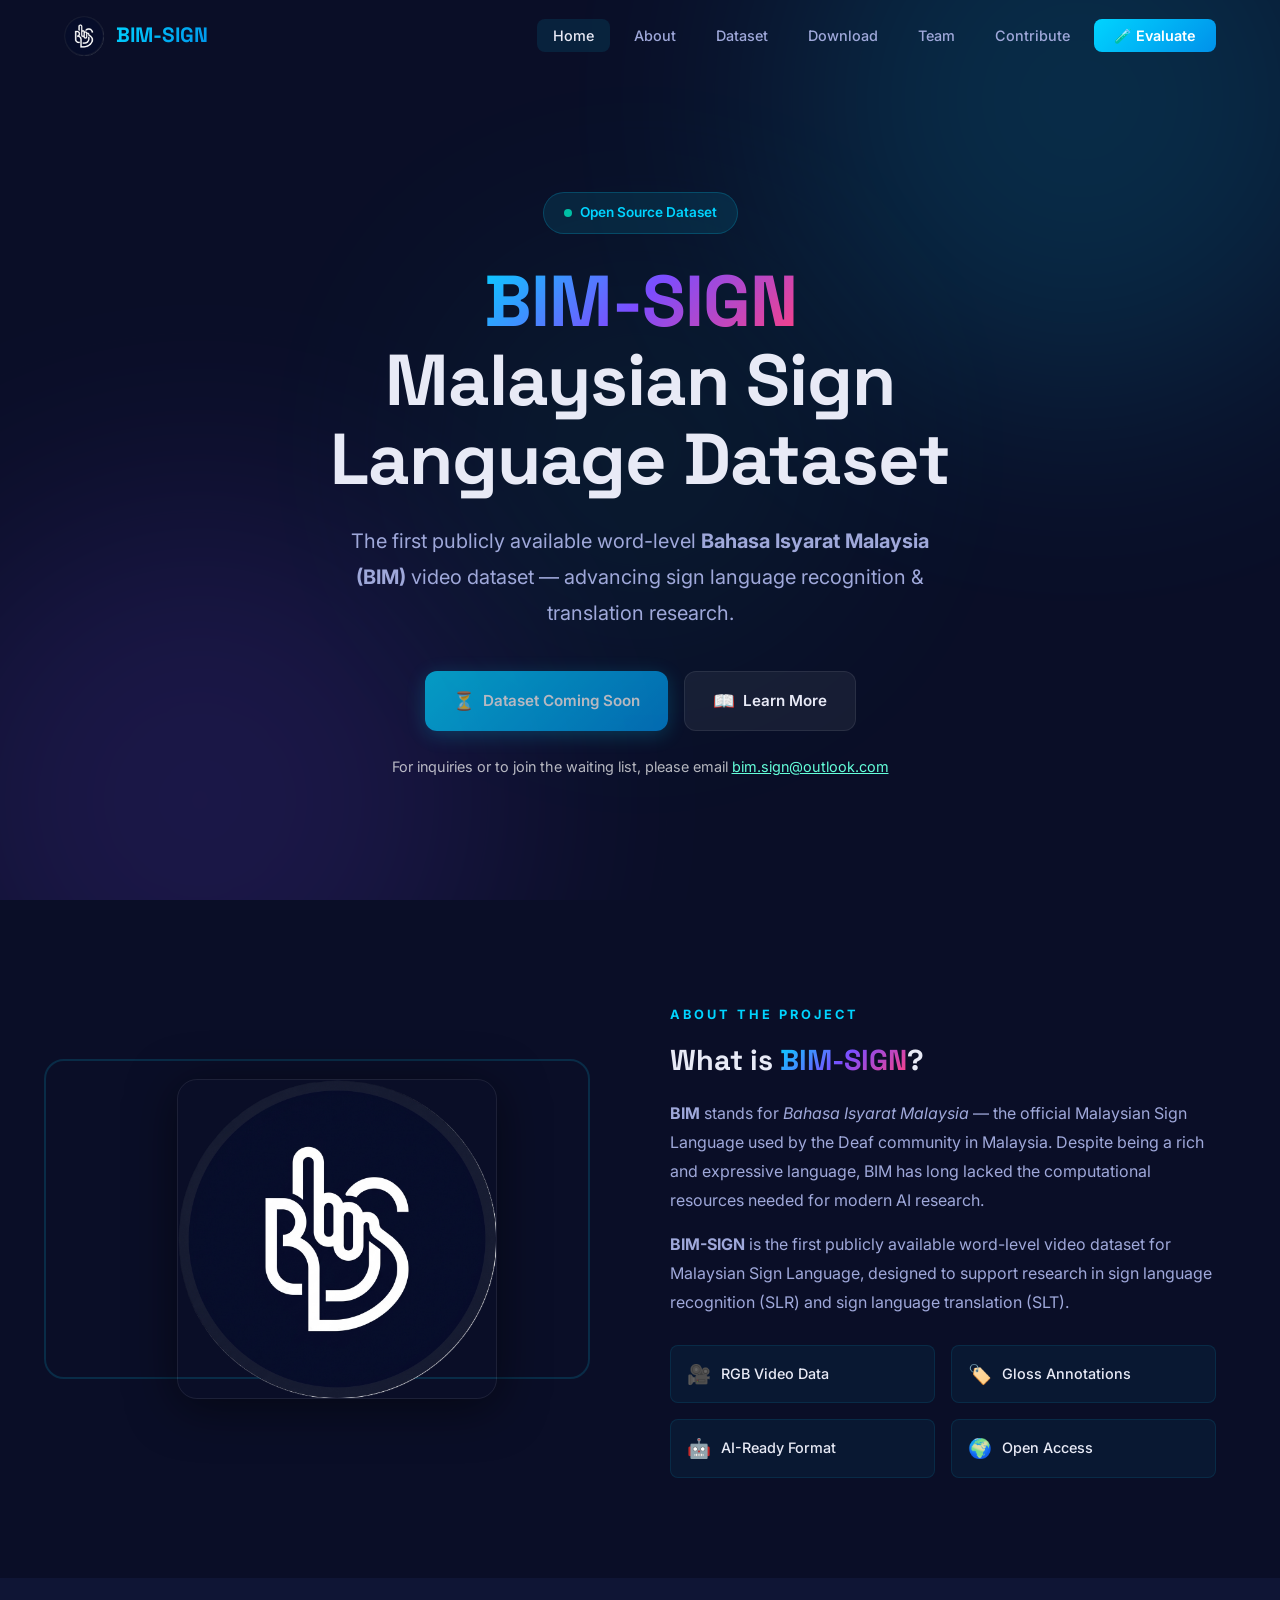
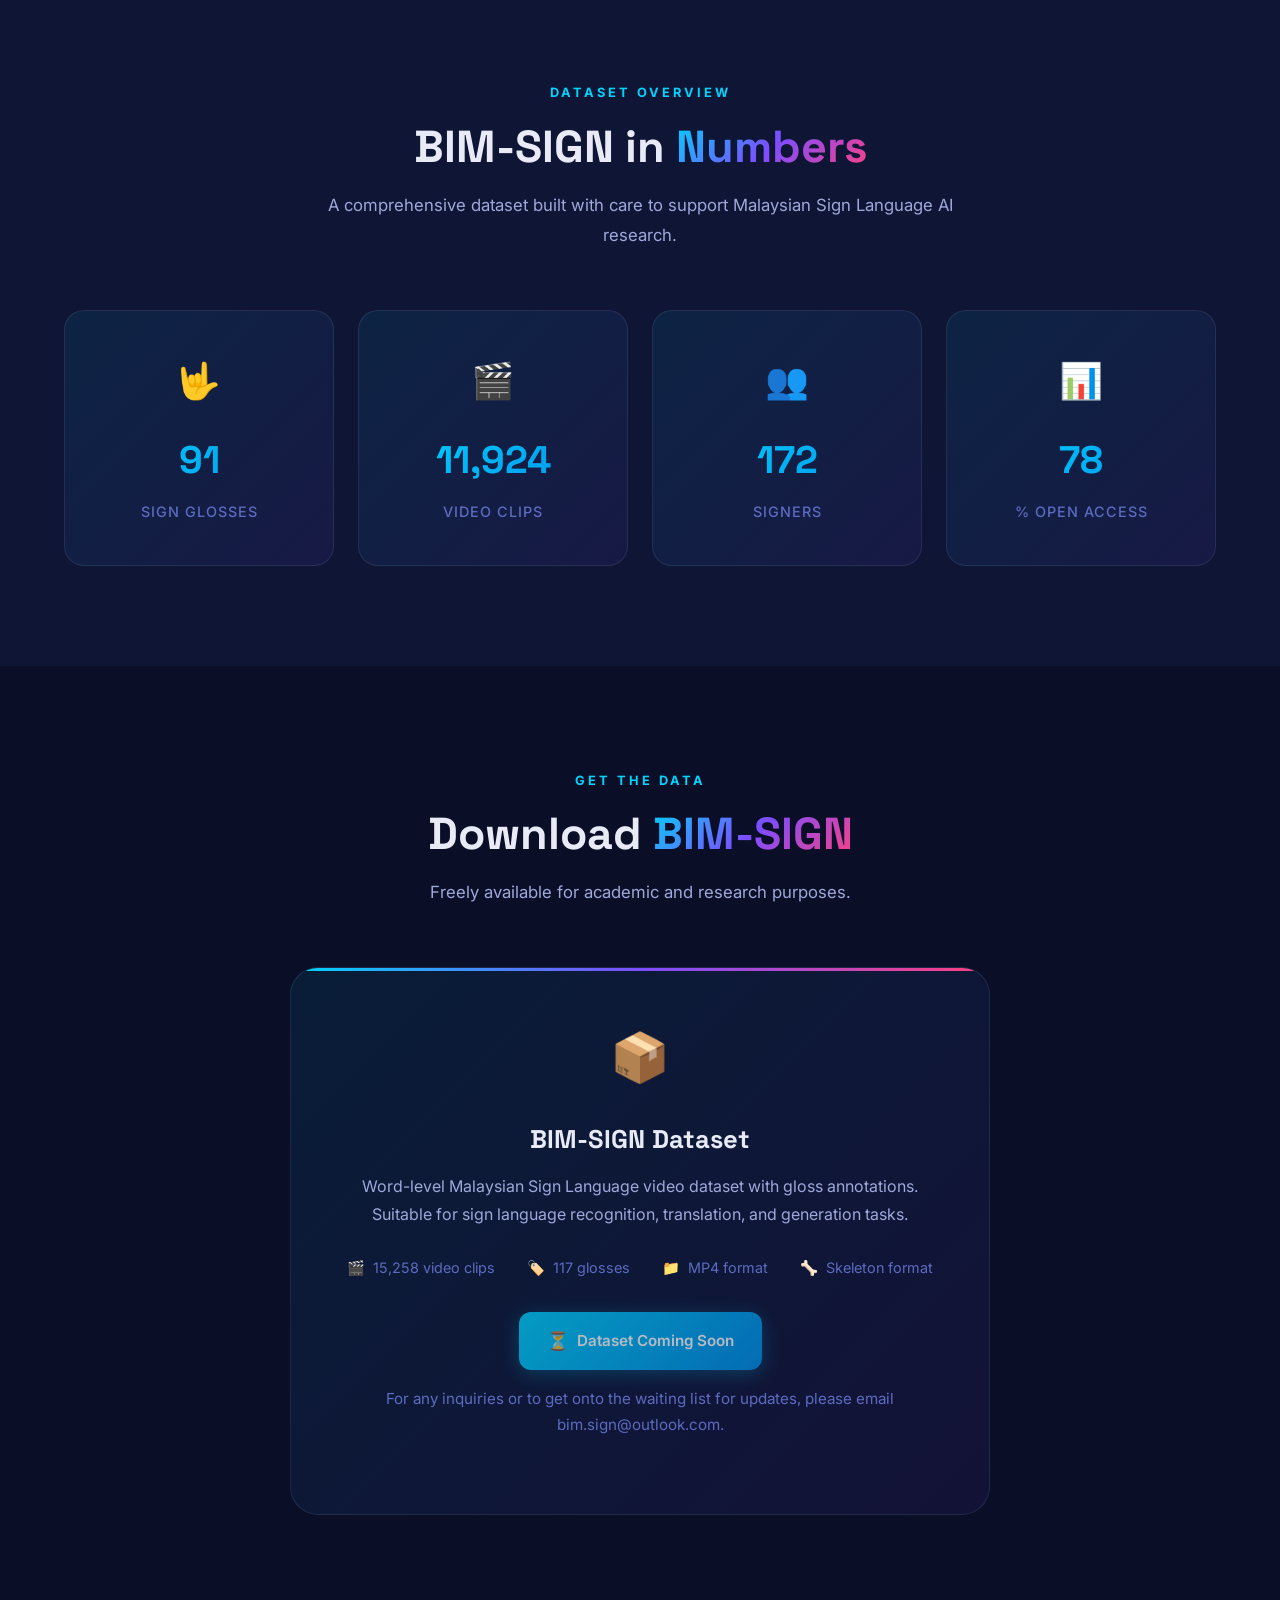
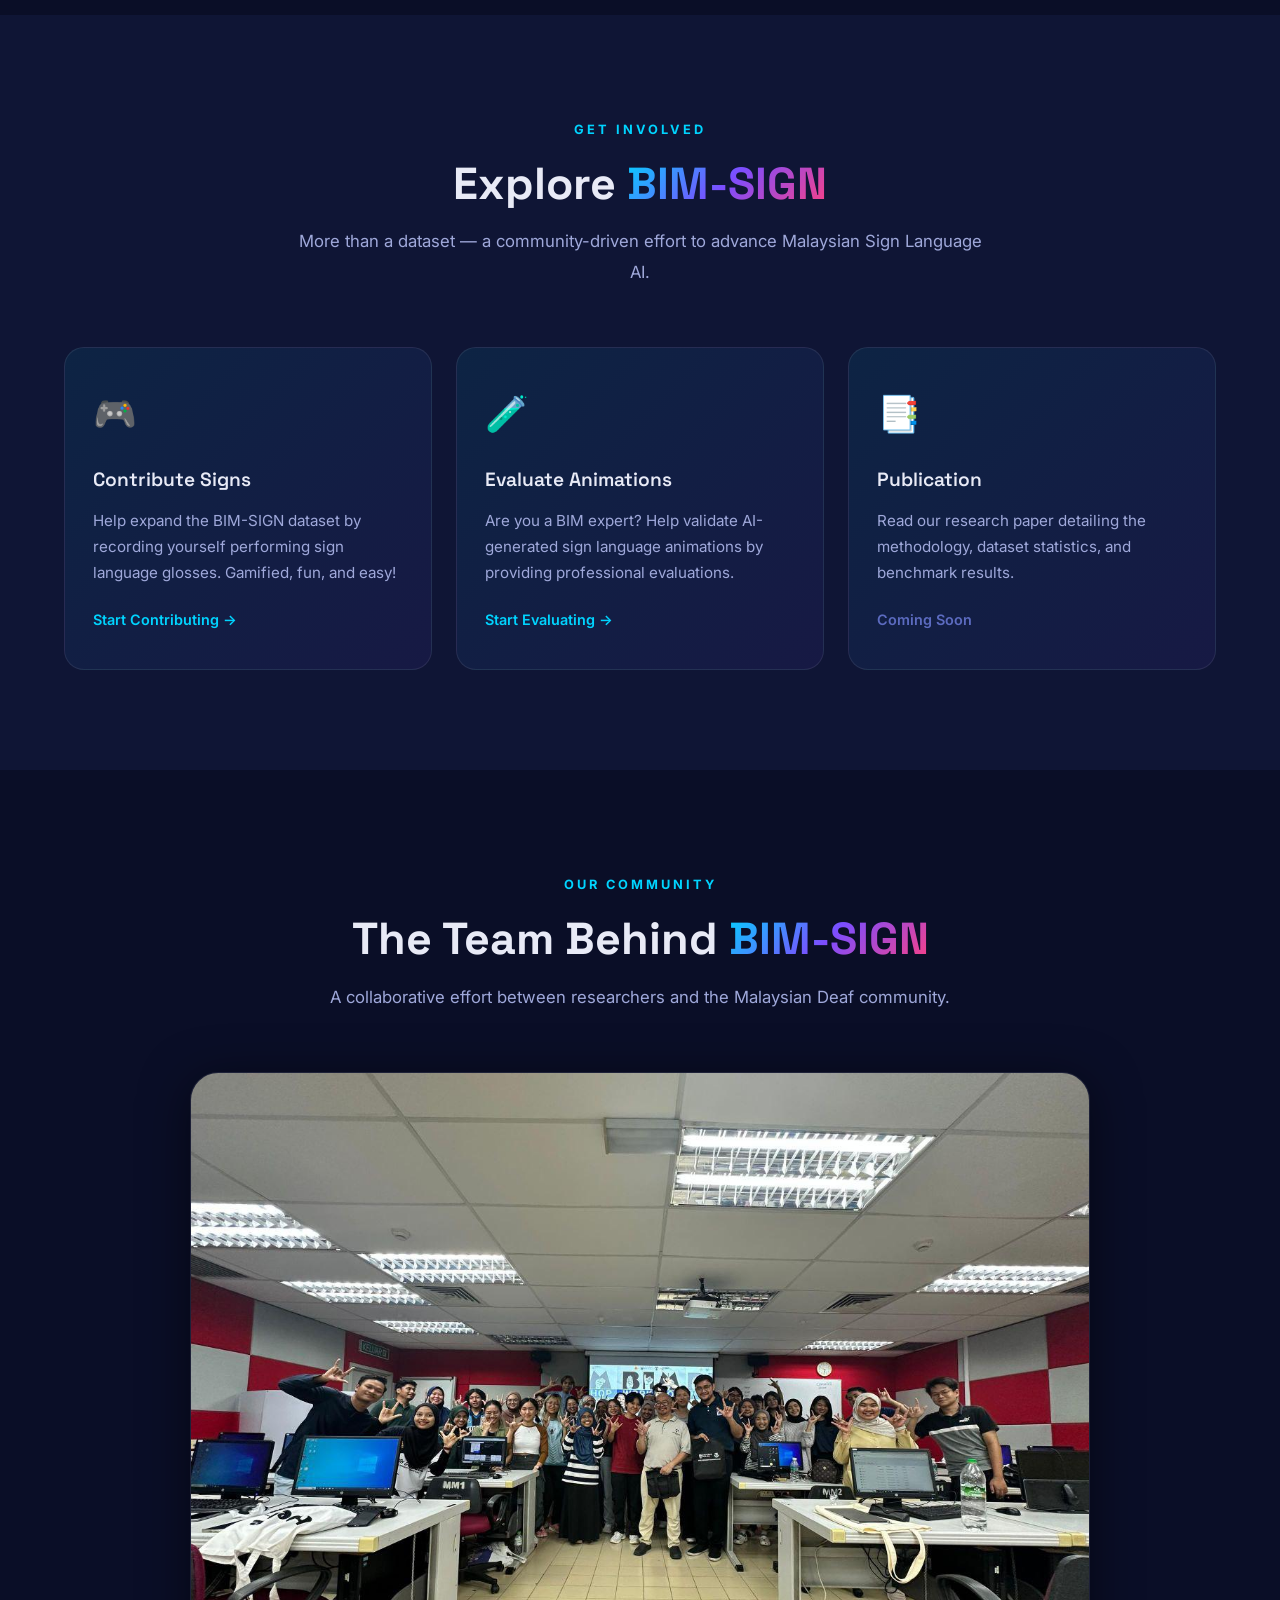
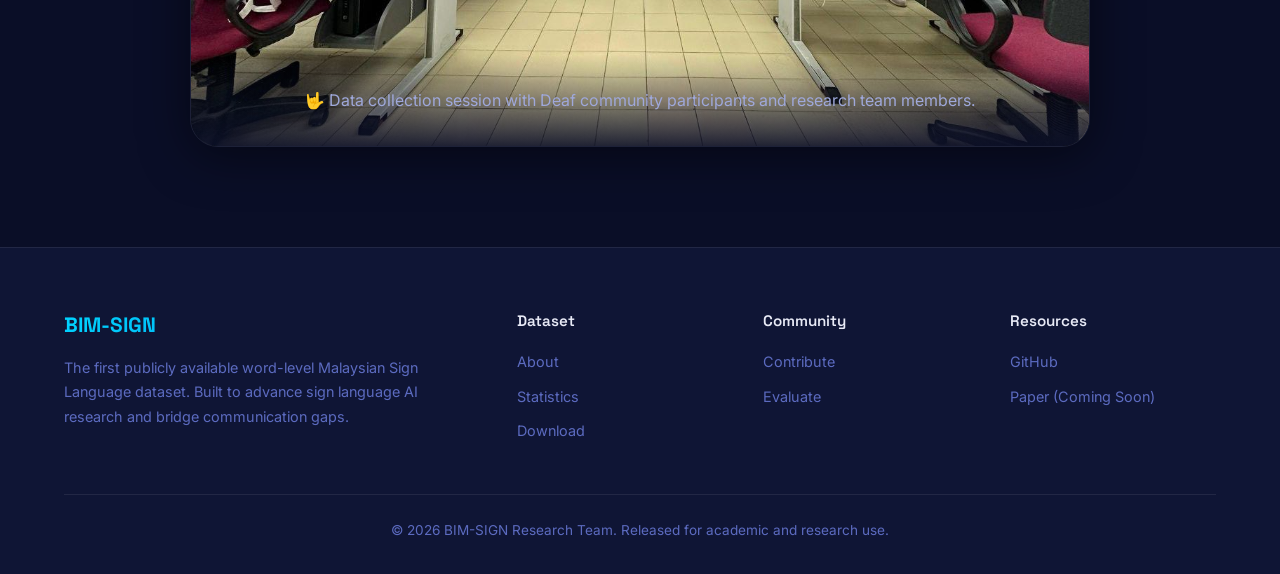
<file: index.html>
<!DOCTYPE html>
<html lang="en">
<head>
  <meta charset="UTF-8">
  <meta name="viewport" content="width=device-width, initial-scale=1.0">
  <title>BIM-SIGN — Malaysian Sign Language Dataset</title>
  <meta name="description" content="BIM-SIGN is the first publicly available word-level Malaysian Sign Language (Bahasa Isyarat Malaysia) video dataset for sign language recognition and translation research.">
  <meta name="keywords" content="Malaysian Sign Language, BIM, Bahasa Isyarat Malaysia, sign language dataset, sign language recognition, sign language translation">
  <meta name="author" content="BIM-SIGN Research Team">
  <meta name="google-site-verification" content="X6e-nW5K4kI1hY4XqFN3kYkiTyT9LEKQUtO3W7HgKi0" />

  <!-- Open Graph -->
  <meta property="og:title" content="BIM-SIGN — Malaysian Sign Language Dataset">
  <meta property="og:description" content="First publicly available word-level Malaysian Sign Language video dataset.">
  <meta property="og:type" content="website">

  <!-- Favicon -->
  <link rel="icon" href="assets/img/bim_logo.png" type="image/png">

  <!-- CSS -->
  <link rel="stylesheet" href="assets/css/style.css">
</head>
<body>
  <!-- ===========================
       Navigation
       =========================== -->
  <nav class="navbar" id="navbar">
    <div class="container">
      <a href="index.html" class="nav-logo">
        <img src="assets/img/bim_logo.png" alt="BIM Logo">
        <span>BIM-SIGN</span>
      </a>
      <ul class="nav-links" id="nav-links">
        <li><a href="#home" class="active">Home</a></li>
        <li><a href="#about">About</a></li>
        <li><a href="#stats">Dataset</a></li>
        <li><a href="#download">Download</a></li>
        <li><a href="#team">Team</a></li>
        <li><a href="contribute.html">Contribute</a></li>
        <li><a href="evaluate.html" class="nav-cta">🧪 Evaluate</a></li>
      </ul>
      <button class="nav-toggle" id="nav-toggle" aria-label="Toggle navigation">
        <span></span>
        <span></span>
        <span></span>
      </button>
    </div>
  </nav>

  <!-- ===========================
       Hero Section
       =========================== -->
  <section class="hero" id="home">
    <div class="hero-bg">
      <canvas id="particles-canvas"></canvas>
      <div class="hero-gradient hero-gradient-1"></div>
      <div class="hero-gradient hero-gradient-2"></div>
      <div class="hero-gradient hero-gradient-3"></div>
    </div>
    <div class="hero-content">
      <div class="hero-badge">
        <span class="pulse-dot"></span>
        Open Source Dataset
      </div>
      <h1 class="hero-title">
        <span class="highlight">BIM-SIGN</span><br>
        Malaysian Sign Language Dataset
      </h1>
      <p class="hero-subtitle">
        The first publicly available word-level 
        <strong>Bahasa Isyarat Malaysia (BIM)</strong> video dataset — 
        advancing sign language recognition &amp; translation research.
      </p>
      <div class="hero-buttons">
        <a href="#download" class="btn btn-primary" id="hero-download-btn" style="pointer-events: none; opacity: 0.7; cursor: not-allowed;">
          <span class="btn-icon">⏳</span> Dataset Coming Soon
        </a>
        <a href="#about" class="btn btn-secondary">
          <span class="btn-icon">📖</span> Learn More
        </a>
      </div>
      <p style="margin-top: 1.5rem; font-size: 0.9rem; color: rgba(255, 255, 255, 0.7);">
        For inquiries or to join the waiting list, please email <a href="mailto:bim.sign@outlook.com" style="color: #64ffda; text-decoration: underline;">bim.sign@outlook.com</a>
      </p>
    </div>
  </section>

  <!-- ===========================
       About Section
       =========================== -->
  <section class="section" id="about">
    <div class="container">
      <div class="about-grid">
        <div class="about-image fade-in-left">
          <img src="assets/img/bim_logo.png" alt="BIM Sign Language Logo" style="max-width: 320px; margin: 0 auto; display: block;">
        </div>
        <div class="about-text fade-in-right">
          <div class="section-label">About the Project</div>
          <h3>What is <span class="gradient-text">BIM-SIGN</span>?</h3>
          <p>
            <strong>BIM</strong> stands for <em>Bahasa Isyarat Malaysia</em> — the official Malaysian Sign Language used by the Deaf community in Malaysia. Despite being a rich and expressive language, BIM has long lacked the computational resources needed for modern AI research.
          </p>
          <p>
            <strong>BIM-SIGN</strong> is the first publicly available word-level video dataset for Malaysian Sign Language, designed to support research in sign language recognition (SLR) and sign language translation (SLT).
          </p>
          <div class="about-features">
            <div class="about-feature">
              <span class="icon">🎥</span> RGB Video Data
            </div>
            <div class="about-feature">
              <span class="icon">🏷️</span> Gloss Annotations
            </div>
            <div class="about-feature">
              <span class="icon">🤖</span> AI-Ready Format
            </div>
            <div class="about-feature">
              <span class="icon">🌍</span> Open Access
            </div>
          </div>
        </div>
      </div>
    </div>
  </section>

  <!-- ===========================
       Stats Section
       =========================== -->
  <section class="section" id="stats" style="background: var(--bg-secondary);">
    <div class="container">
      <div class="section-header fade-in">
        <div class="section-label">Dataset Overview</div>
        <h2 class="section-title">BIM-SIGN in <span class="gradient-text">Numbers</span></h2>
        <p class="section-desc">A comprehensive dataset built with care to support Malaysian Sign Language AI research.</p>
      </div>
      <div class="stats-grid">
        <div class="stat-card fade-in" style="transition-delay: 0.1s;">
          <span class="stat-icon">🤟</span>
          <div class="stat-number" data-target="117">0</div>
          <div class="stat-label">Sign Glosses</div>
        </div>
        <div class="stat-card fade-in" style="transition-delay: 0.2s;">
          <span class="stat-icon">🎬</span>
          <div class="stat-number" data-target="15258">0</div>
          <div class="stat-label">Video Clips</div>
        </div>
        <div class="stat-card fade-in" style="transition-delay: 0.3s;">
          <span class="stat-icon">👥</span>
          <div class="stat-number" data-target="220">0</div>
          <div class="stat-label">Signers</div>
        </div>
        <div class="stat-card fade-in" style="transition-delay: 0.4s;">
          <span class="stat-icon">📊</span>
          <div class="stat-number" data-target="100">0</div>
          <div class="stat-label">% Open Access</div>
        </div>
      </div>
    </div>
  </section>

  <!-- ===========================
       Download Section
       =========================== -->
  <section class="section" id="download">
    <div class="container">
      <div class="section-header fade-in">
        <div class="section-label">Get the Data</div>
        <h2 class="section-title">Download <span class="gradient-text">BIM-SIGN</span></h2>
        <p class="section-desc">Freely available for academic and research purposes.</p>
      </div>
      <div class="download-card scale-in">
        <div class="download-icon">📦</div>
        <h3>BIM-SIGN Dataset</h3>
        <p>
          Word-level Malaysian Sign Language video dataset with gloss annotations.
          Suitable for sign language recognition, translation, and generation tasks.
        </p>
        <div class="download-meta">
          <div class="download-meta-item">
            <span class="icon">🎬</span> 15,258 video clips
          </div>
          <div class="download-meta-item">
            <span class="icon">🏷️</span> 117 glosses
          </div>
          <div class="download-meta-item">
            <span class="icon">📁</span> MP4 format
          </div>
          <div class="download-meta-item">
            <span class="icon">🦴</span> Skeleton format
          </div>
        </div>
        <!-- <a href="#" class="btn btn-primary" id="download-full">
          <span class="btn-icon">📥</span> Download from Google Drive
        </a> -->
        <a href="#" class="btn btn-primary" id="download-full" style="pointer-events: none; opacity: 0.7; cursor: not-allowed;">
          <span class="btn-icon">⏳</span> Dataset Coming Soon
        </a>
        <p style="margin-top: 1rem; font-size: 0.95rem; color: var(--text-muted);">
          For any inquiries or to get onto the waiting list for updates, please email <a href="mailto:bim.sign@outlook.com" style="color: var(--primary-color); text-decoration: none;">bim.sign@outlook.com</a>.
        </p>
      </div>
    </div>
  </section>

  <!-- ===========================
       Explore Features Section
       =========================== -->
  <section class="section" id="explore" style="background: var(--bg-secondary);">
    <div class="container">
      <div class="section-header fade-in">
        <div class="section-label">Get Involved</div>
        <h2 class="section-title">Explore <span class="gradient-text">BIM-SIGN</span></h2>
        <p class="section-desc">More than a dataset — a community-driven effort to advance Malaysian Sign Language AI.</p>
      </div>
      <div class="features-grid">
        <a href="contribute.html" class="feature-card fade-in" style="transition-delay: 0.1s; text-decoration: none; color: inherit;">
          <span class="feature-icon">🎮</span>
          <h3>Contribute Signs</h3>
          <p>Help expand the BIM-SIGN dataset by recording yourself performing sign language glosses. Gamified, fun, and easy!</p>
          <span class="feature-link">Start Contributing →</span>
        </a>
        <a href="evaluate.html" class="feature-card fade-in" style="transition-delay: 0.2s; text-decoration: none; color: inherit;">
          <span class="feature-icon">🧪</span>
          <h3>Evaluate Animations</h3>
          <p>Are you a BIM expert? Help validate AI-generated sign language animations by providing professional evaluations.</p>
          <span class="feature-link">Start Evaluating →</span>
        </a>
        <div class="feature-card fade-in" style="transition-delay: 0.3s;">
          <span class="feature-icon">📑</span>
          <h3>Publication</h3>
          <p>Read our research paper detailing the methodology, dataset statistics, and benchmark results.</p>
          <span class="feature-link" style="color: var(--text-muted);">Coming Soon</span>
        </div>
      </div>
    </div>
  </section>

  <!-- ===========================
       Team Photo Section
       =========================== -->
  <section class="section" id="team">
    <div class="container">
      <div class="section-header fade-in">
        <div class="section-label">Our Community</div>
        <h2 class="section-title">The Team Behind <span class="gradient-text">BIM-SIGN</span></h2>
        <p class="section-desc">A collaborative effort between researchers and the Malaysian Deaf community.</p>
      </div>
      <div class="team-photo-wrapper scale-in">
        <img src="assets/img/bim-background.jpeg" alt="BIM-SIGN Research Team — Data collection session with Deaf community participants">
        <div class="team-photo-overlay">
          <p>🤟 Data collection session with Deaf community participants and research team members.</p>
        </div>
      </div>
    </div>
  </section>

  <!-- ===========================
       Footer
       =========================== -->
  <footer class="footer">
    <div class="container">
      <div class="footer-grid">
        <div class="footer-brand">
          <h3>BIM-SIGN</h3>
          <p>The first publicly available word-level Malaysian Sign Language dataset. Built to advance sign language AI research and bridge communication gaps.</p>
        </div>
        <div class="footer-col">
          <h4>Dataset</h4>
          <a href="#about">About</a>
          <a href="#stats">Statistics</a>
          <a href="#download">Download</a>
        </div>
        <div class="footer-col">
          <h4>Community</h4>
          <a href="contribute.html">Contribute</a>
          <a href="evaluate.html">Evaluate</a>
        </div>
        <div class="footer-col">
          <h4>Resources</h4>
          <a href="https://github.com/bim-sign" target="_blank" rel="noopener">GitHub</a>
          <a href="#">Paper (Coming Soon)</a>
        </div>
      </div>
      <div class="footer-bottom">
        <p>© 2026 BIM-SIGN Research Team. Released for academic and research use.</p>
      </div>
    </div>
  </footer>

  <!-- Scripts -->
  <script src="assets/js/main.js"></script>
</body>
</html>
</file>
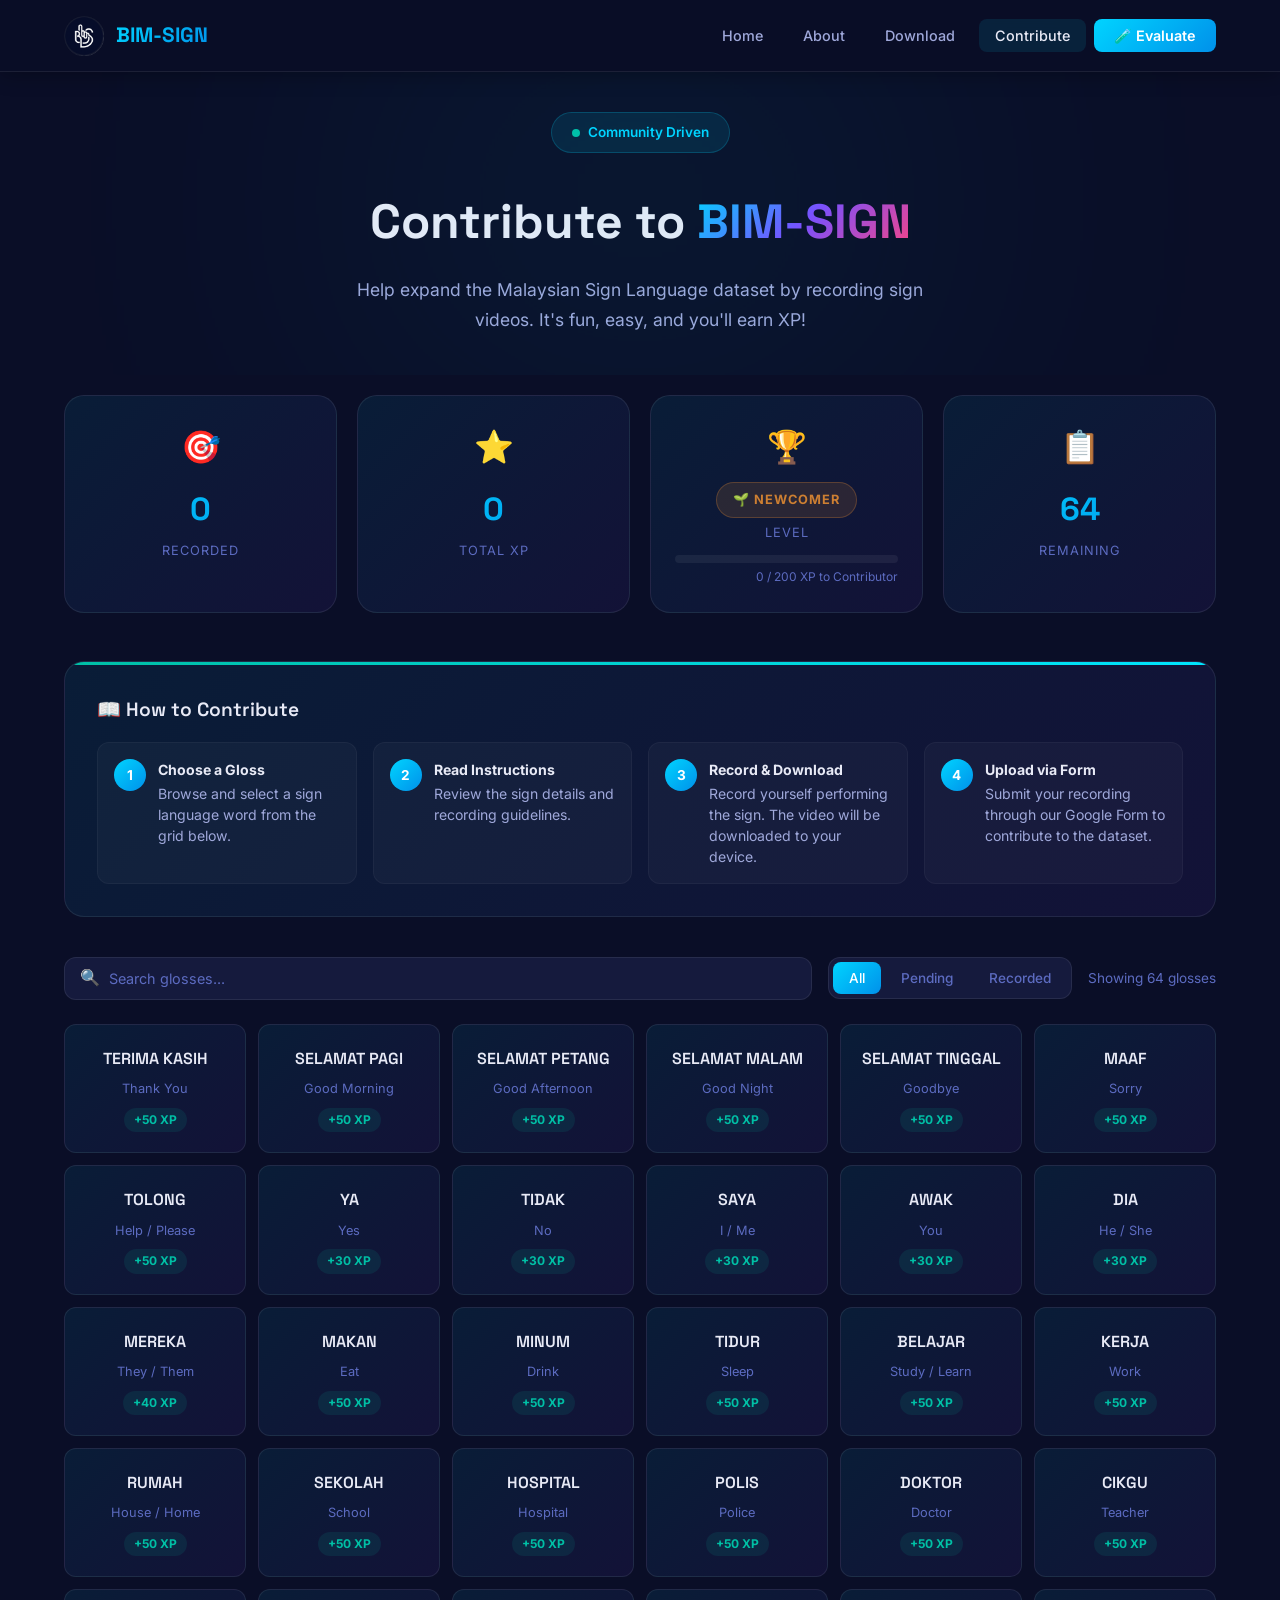
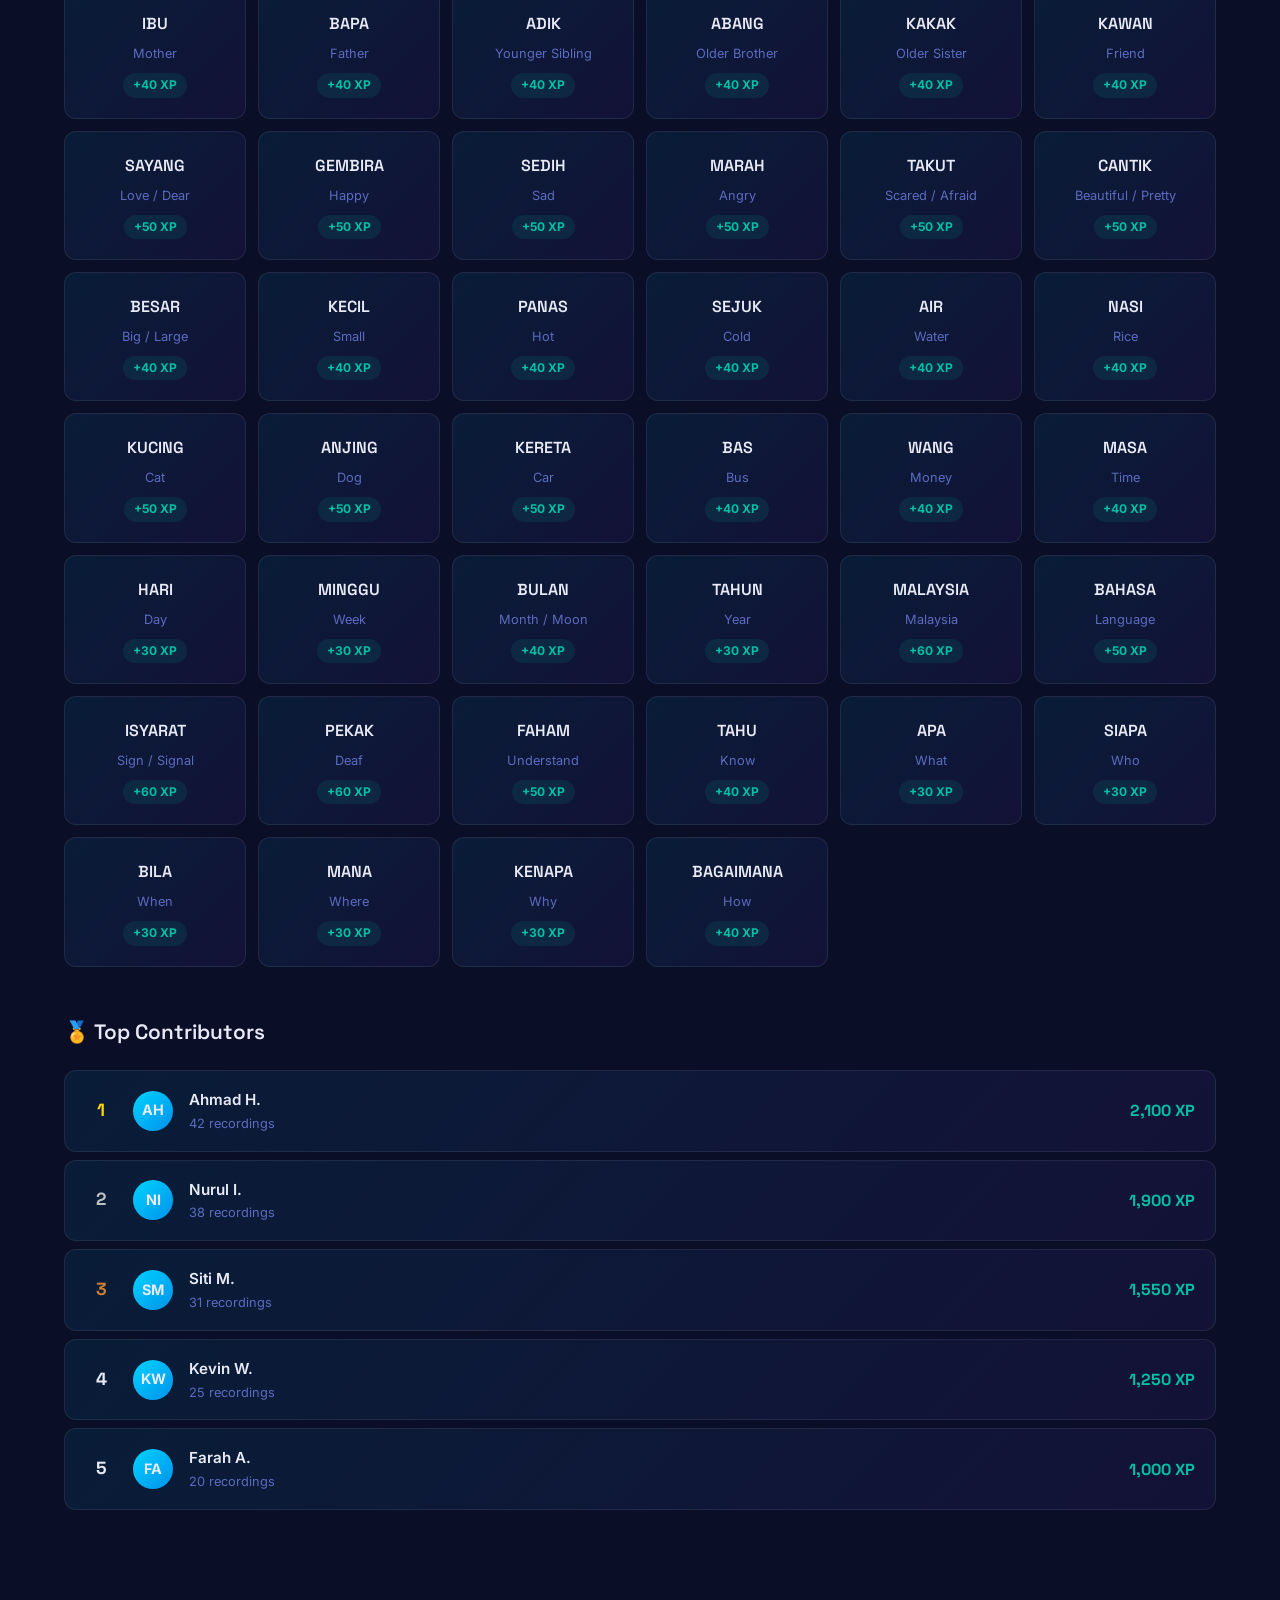
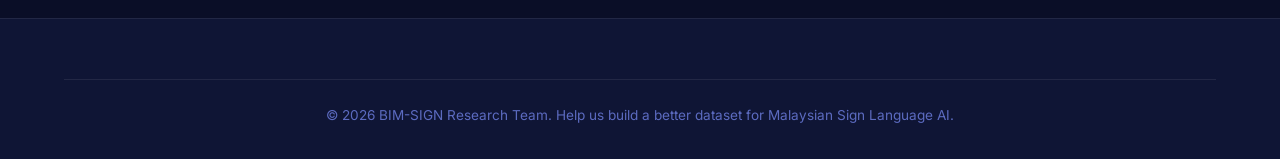
<file: contribute.html>
<!DOCTYPE html>
<html lang="en">
<head>
  <meta charset="UTF-8">
  <meta name="viewport" content="width=device-width, initial-scale=1.0">
  <title>Contribute — BIM-SIGN Dataset</title>
  <meta name="description" content="Help expand the BIM-SIGN Malaysian Sign Language dataset by recording sign language videos. Fun, gamified, and easy!">
  <link rel="icon" href="assets/img/bim_logo.png" type="image/png">
  <link rel="stylesheet" href="assets/css/style.css">
  <link rel="stylesheet" href="assets/css/contribute.css">
</head>
<body>
  <!-- Navigation -->
  <nav class="navbar scrolled" id="navbar">
    <div class="container">
      <a href="index.html" class="nav-logo">
        <img src="assets/img/bim_logo.png" alt="BIM Logo">
        <span>BIM-SIGN</span>
      </a>
      <ul class="nav-links" id="nav-links">
        <li><a href="index.html">Home</a></li>
        <li><a href="index.html#about">About</a></li>
        <li><a href="index.html#download">Download</a></li>
        <li><a href="contribute.html" class="active">Contribute</a></li>
        <li><a href="evaluate.html" class="nav-cta">🧪 Evaluate</a></li>
      </ul>
      <button class="nav-toggle" id="nav-toggle" aria-label="Toggle navigation">
        <span></span><span></span><span></span>
      </button>
    </div>
  </nav>

  <!-- Page Header -->
  <div class="page-header">
    <div class="container">
      <div class="hero-badge" style="animation: none;">
        <span class="pulse-dot"></span>
        Community Driven
      </div>
      <h1 class="page-title">Contribute to <span class="gradient-text">BIM-SIGN</span></h1>
      <p class="page-subtitle">Help expand the Malaysian Sign Language dataset by recording sign videos. It's fun, easy, and you'll earn XP!</p>
    </div>
  </div>

  <!-- Main Content -->
  <main class="section" style="padding-top: 20px;">
    <div class="container">

      <!-- Dashboard -->
      <div class="dashboard fade-in">
        <div class="dashboard-card">
          <div class="card-icon">🎯</div>
          <div class="card-value" id="dash-recorded">0</div>
          <div class="card-label">Recorded</div>
        </div>
        <div class="dashboard-card">
          <div class="card-icon">⭐</div>
          <div class="card-value" id="dash-xp">0</div>
          <div class="card-label">Total XP</div>
        </div>
        <div class="dashboard-card">
          <div class="card-icon">🏆</div>
          <div id="dash-level"></div>
          <div class="card-label">Level</div>
          <div class="xp-progress-wrapper">
            <div class="xp-progress-bar">
              <div class="xp-progress-fill" id="xp-fill" style="width: 0%"></div>
            </div>
            <div class="xp-progress-text" id="xp-text">0 / 100 XP</div>
          </div>
        </div>
        <div class="dashboard-card">
          <div class="card-icon">📋</div>
          <div class="card-value" id="dash-remaining">0</div>
          <div class="card-label">Remaining</div>
        </div>
      </div>

      <!-- Instructions -->
      <div class="instructions-banner fade-in">
        <h3>📖 How to Contribute</h3>
        <div class="instruction-steps">
          <div class="instruction-step">
            <div class="step-number">1</div>
            <div class="step-text">
              <strong>Choose a Gloss</strong>
              Browse and select a sign language word from the grid below.
            </div>
          </div>
          <div class="instruction-step">
            <div class="step-number">2</div>
            <div class="step-text">
              <strong>Read Instructions</strong>
              Review the sign details and recording guidelines.
            </div>
          </div>
          <div class="instruction-step">
            <div class="step-number">3</div>
            <div class="step-text">
              <strong>Record &amp; Download</strong>
              Record yourself performing the sign. The video will be downloaded to your device.
            </div>
          </div>
          <div class="instruction-step">
            <div class="step-number">4</div>
            <div class="step-text">
              <strong>Upload via Form</strong>
              Submit your recording through our Google Form to contribute to the dataset.
            </div>
          </div>
        </div>
      </div>

      <!-- Gloss Controls -->
      <div class="gloss-controls fade-in">
        <div class="search-input-wrapper">
          <span class="search-icon">🔍</span>
          <input type="text" class="search-input" id="gloss-search" placeholder="Search glosses...">
        </div>
        <div class="filter-tabs">
          <button class="filter-tab active" data-filter="all">All</button>
          <button class="filter-tab" data-filter="pending">Pending</button>
          <button class="filter-tab" data-filter="recorded">Recorded</button>
        </div>
        <div class="gloss-count-label" id="gloss-count">Showing 0 glosses</div>
      </div>

      <!-- Gloss Grid -->
      <div class="gloss-grid" id="gloss-grid">
        <!-- Populated by JS -->
      </div>

      <!-- Leaderboard -->
      <div class="leaderboard-section fade-in">
        <h3>🏅 Top Contributors</h3>
        <ul class="leaderboard-list" id="leaderboard-list">
          <li class="leaderboard-item">
            <div class="leaderboard-rank gold">1</div>
            <div class="leaderboard-avatar">AH</div>
            <div class="leaderboard-info">
              <div class="leaderboard-name">Ahmad H.</div>
              <div class="leaderboard-recordings">42 recordings</div>
            </div>
            <div class="leaderboard-xp">2,100 XP</div>
          </li>
          <li class="leaderboard-item">
            <div class="leaderboard-rank silver">2</div>
            <div class="leaderboard-avatar">NI</div>
            <div class="leaderboard-info">
              <div class="leaderboard-name">Nurul I.</div>
              <div class="leaderboard-recordings">38 recordings</div>
            </div>
            <div class="leaderboard-xp">1,900 XP</div>
          </li>
          <li class="leaderboard-item">
            <div class="leaderboard-rank bronze">3</div>
            <div class="leaderboard-avatar">SM</div>
            <div class="leaderboard-info">
              <div class="leaderboard-name">Siti M.</div>
              <div class="leaderboard-recordings">31 recordings</div>
            </div>
            <div class="leaderboard-xp">1,550 XP</div>
          </li>
          <li class="leaderboard-item">
            <div class="leaderboard-rank">4</div>
            <div class="leaderboard-avatar">KW</div>
            <div class="leaderboard-info">
              <div class="leaderboard-name">Kevin W.</div>
              <div class="leaderboard-recordings">25 recordings</div>
            </div>
            <div class="leaderboard-xp">1,250 XP</div>
          </li>
          <li class="leaderboard-item">
            <div class="leaderboard-rank">5</div>
            <div class="leaderboard-avatar">FA</div>
            <div class="leaderboard-info">
              <div class="leaderboard-name">Farah A.</div>
              <div class="leaderboard-recordings">20 recordings</div>
            </div>
            <div class="leaderboard-xp">1,000 XP</div>
          </li>
        </ul>
      </div>

    </div>
  </main>

  <!-- Recording Studio Modal -->
  <div class="studio-overlay" id="studio-overlay">
    <div class="studio-container">
      <!-- Header -->
      <div class="studio-header">
        <h3>🎥 Recording Studio — <span id="studio-gloss-title">Gloss</span></h3>
        <button class="studio-close" id="studio-close">✕</button>
      </div>

      <!-- Wizard Steps -->
      <div class="wizard-steps">
        <div class="wizard-step active" data-step="1">
          <div class="wizard-step-dot">1</div>
          <span class="wizard-step-label">Prepare</span>
        </div>
        <div class="wizard-connector"></div>
        <div class="wizard-step" data-step="2">
          <div class="wizard-step-dot">2</div>
          <span class="wizard-step-label">Record</span>
        </div>
        <div class="wizard-connector"></div>
        <div class="wizard-step" data-step="3">
          <div class="wizard-step-dot">3</div>
          <span class="wizard-step-label">Review</span>
        </div>
        <div class="wizard-connector"></div>
        <div class="wizard-step" data-step="4">
          <div class="wizard-step-dot">4</div>
          <span class="wizard-step-label">Submit</span>
        </div>
      </div>

      <!-- Studio Body — Steps -->
      <div class="studio-body" id="studio-body">
        <!-- Step content dynamically rendered by JS -->
      </div>

      <!-- Studio Actions -->
      <div class="studio-actions" id="studio-actions">
        <!-- Buttons dynamically rendered by JS -->
      </div>
    </div>
  </div>

  <!-- Confetti Canvas -->
  <canvas id="confetti-canvas"></canvas>

  <!-- Footer -->
  <footer class="footer">
    <div class="container">
      <div class="footer-bottom">
        <p>© 2026 BIM-SIGN Research Team. Help us build a better dataset for Malaysian Sign Language AI.</p>
      </div>
    </div>
  </footer>

  <!-- Scripts -->
  <script src="assets/js/contribute.js"></script>
</body>
</html>
</file>
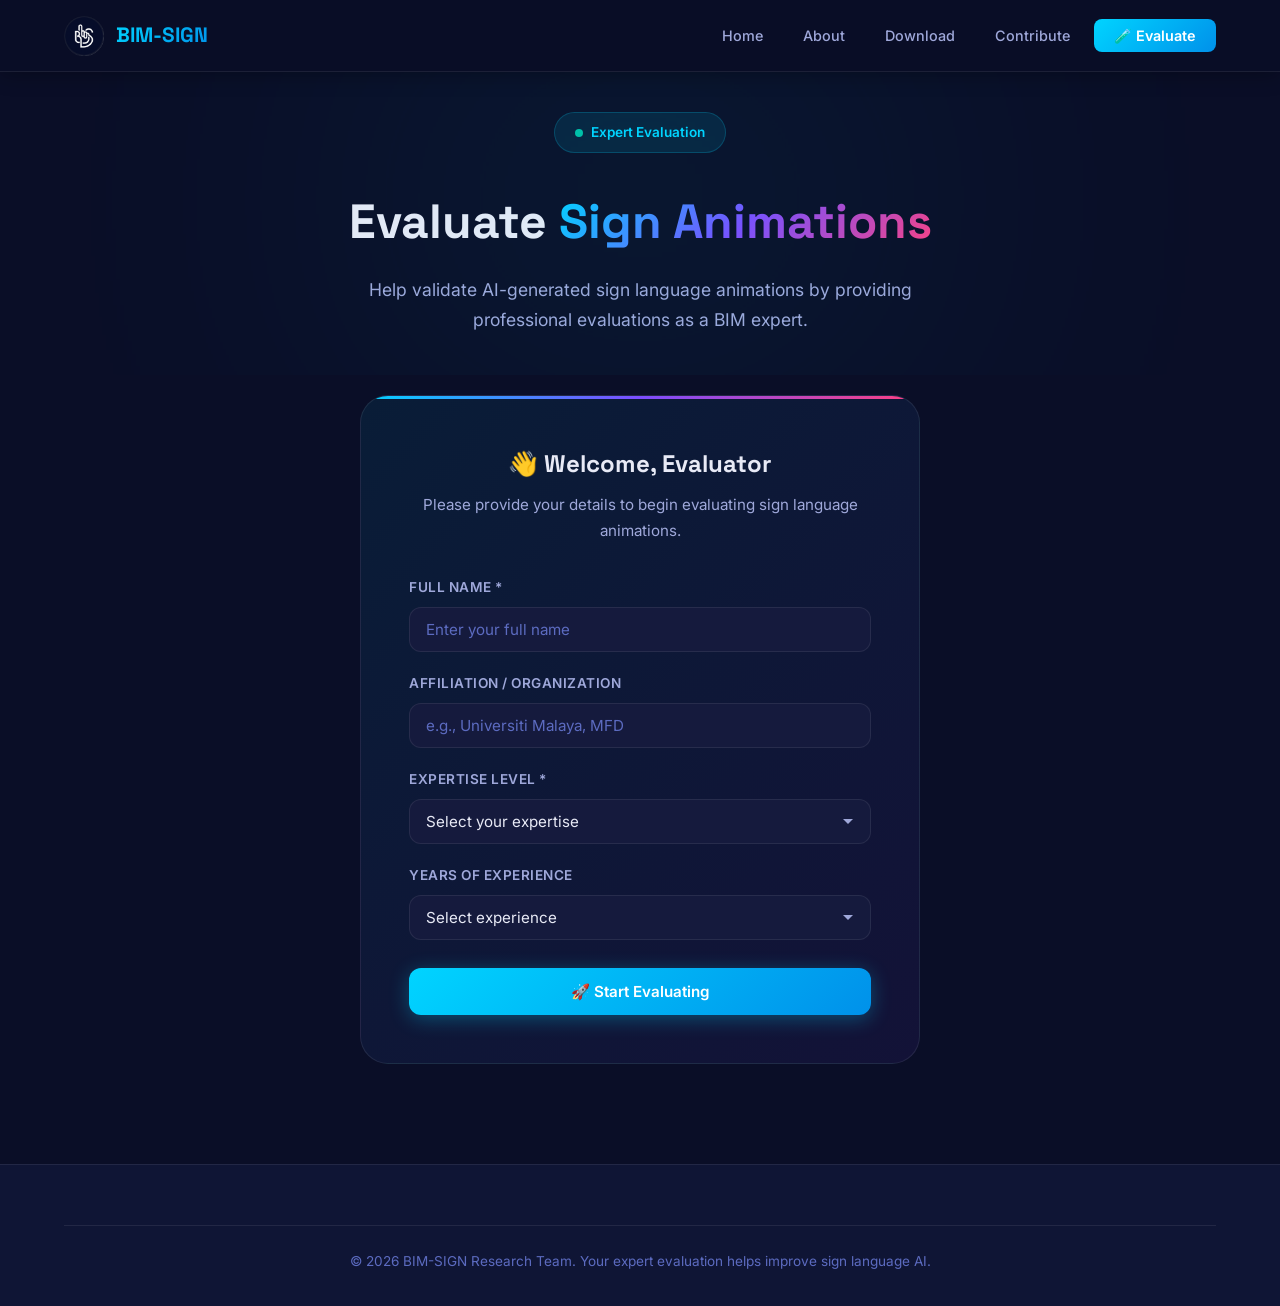
<file: evaluate.html>
<!DOCTYPE html>
<html lang="en">
<head>
  <meta charset="UTF-8">
  <meta name="viewport" content="width=device-width, initial-scale=1.0">
  <title>Evaluate — BIM-SIGN Dataset</title>
  <meta name="description" content="Professional evaluation interface for AI-generated Malaysian Sign Language animations. Help validate sign language translation quality.">
  <link rel="icon" href="assets/img/bim_logo.png" type="image/png">
  <link rel="stylesheet" href="assets/css/style.css">
  <link rel="stylesheet" href="assets/css/evaluate.css">
</head>
<body>
  <!-- Navigation -->
  <nav class="navbar scrolled" id="navbar">
    <div class="container">
      <a href="index.html" class="nav-logo">
        <img src="assets/img/bim_logo.png" alt="BIM Logo">
        <span>BIM-SIGN</span>
      </a>
      <ul class="nav-links" id="nav-links">
        <li><a href="index.html">Home</a></li>
        <li><a href="index.html#about">About</a></li>
        <li><a href="index.html#download">Download</a></li>
        <li><a href="contribute.html">Contribute</a></li>
        <li><a href="evaluate.html" class="nav-cta active">🧪 Evaluate</a></li>
      </ul>
      <button class="nav-toggle" id="nav-toggle" aria-label="Toggle navigation">
        <span></span><span></span><span></span>
      </button>
    </div>
  </nav>

  <!-- Page Header -->
  <div class="page-header">
    <div class="container">
      <div class="hero-badge" style="animation: none;">
        <span class="pulse-dot"></span>
        Expert Evaluation
      </div>
      <h1 class="page-title">Evaluate <span class="gradient-text">Sign Animations</span></h1>
      <p class="page-subtitle">Help validate AI-generated sign language animations by providing professional evaluations as a BIM expert.</p>
    </div>
  </div>

  <!-- Main Content -->
  <main class="section" style="padding-top: 20px;">
    <div class="container">

      <!-- Setup Form (shown first time) -->
      <div id="setup-section" style="display: none;">
        <div class="setup-form fade-in">
          <h3>👋 Welcome, Evaluator</h3>
          <p class="form-subtitle">Please provide your details to begin evaluating sign language animations.</p>
          <form id="evaluator-form">
            <div class="form-group">
              <label for="eval-name">Full Name *</label>
              <input type="text" id="eval-name" placeholder="Enter your full name" required>
            </div>
            <div class="form-group">
              <label for="eval-affiliation">Affiliation / Organization</label>
              <input type="text" id="eval-affiliation" placeholder="e.g., Universiti Malaya, MFD">
            </div>
            <div class="form-group">
              <label for="eval-expertise">Expertise Level *</label>
              <select id="eval-expertise" required>
                <option value="">Select your expertise</option>
                <option value="native">Native BIM Signer (Deaf Community)</option>
                <option value="interpreter">Certified BIM Interpreter</option>
                <option value="educator">Sign Language Educator</option>
                <option value="researcher">SL Researcher</option>
                <option value="learner">BIM Learner (Intermediate+)</option>
              </select>
            </div>
            <div class="form-group">
              <label for="eval-years">Years of Experience</label>
              <select id="eval-years">
                <option value="">Select experience</option>
                <option value="1-3">1–3 years</option>
                <option value="3-5">3–5 years</option>
                <option value="5-10">5–10 years</option>
                <option value="10+">10+ years</option>
              </select>
            </div>
            <button type="submit" class="btn btn-primary" style="width: 100%; justify-content: center; margin-top: 8px;">
              🚀 Start Evaluating
            </button>
          </form>
        </div>
      </div>

      <!-- Evaluation Dashboard (shown after setup) -->
      <div id="eval-dashboard" style="display: none;">

        <!-- Evaluator Bar -->
        <div class="evaluator-bar fade-in" id="evaluator-bar">
          <div class="evaluator-info">
            <div class="evaluator-avatar" id="eval-avatar">?</div>
            <div class="evaluator-details">
              <h4 id="eval-display-name">Evaluator</h4>
              <p id="eval-display-expertise">Expert</p>
            </div>
          </div>
          <div class="evaluator-stats">
            <div class="eval-stat">
              <div class="stat-val" id="stat-evaluated">0</div>
              <div class="stat-lbl">Evaluated</div>
            </div>
            <div class="eval-stat">
              <div class="stat-val" id="stat-approved">0</div>
              <div class="stat-lbl">Approved</div>
            </div>
            <div class="eval-stat">
              <div class="stat-val" id="stat-rejected">0</div>
              <div class="stat-lbl">Rejected</div>
            </div>
            <div class="eval-stat">
              <div class="stat-val" id="stat-remaining">0</div>
              <div class="stat-lbl">Remaining</div>
            </div>
          </div>
        </div>

        <!-- Tabs -->
        <div class="eval-tabs fade-in">
          <button class="eval-tab active" data-filter="pending">
            Pending <span class="tab-count" id="tab-pending-count">0</span>
          </button>
          <button class="eval-tab" data-filter="approved">
            Approved <span class="tab-count" id="tab-approved-count">0</span>
          </button>
          <button class="eval-tab" data-filter="needs-work">
            Needs Work <span class="tab-count" id="tab-needs-count">0</span>
          </button>
          <button class="eval-tab" data-filter="rejected">
            Rejected <span class="tab-count" id="tab-rejected-count">0</span>
          </button>
        </div>

        <!-- Queue Grid -->
        <div class="eval-queue fade-in" id="eval-queue">
          <!-- Populated by JS -->
        </div>

        <!-- Export -->
        <div class="export-section fade-in">
          <div class="export-info">
            <h4>📊 Export Results</h4>
            <p>Download your evaluation results for analysis and reporting.</p>
          </div>
          <div class="export-buttons">
            <button class="btn btn-secondary" id="export-csv">📄 Export CSV</button>
            <button class="btn btn-secondary" id="export-json">📋 Export JSON</button>
          </div>
        </div>

      </div>

    </div>
  </main>

  <!-- Evaluation Workspace Modal -->
  <div class="eval-workspace-overlay" id="eval-workspace-overlay">
    <div class="eval-workspace" id="eval-workspace">
      <!-- Workspace Header -->
      <div class="ws-header">
        <h3>🧪 Evaluation — <span id="ws-gloss-title">Gloss</span></h3>
        <button class="ws-close" id="ws-close">✕</button>
      </div>

      <!-- Video Comparison -->
      <div class="video-comparison">
        <div class="video-panel">
          <div class="video-panel-header">
            👤 Reference (Human Signer)
          </div>
          <div class="video-placeholder" id="ref-video-area">
            <span class="placeholder-icon">👤</span>
            <span>Reference video</span>
            <span style="font-size: 0.8rem; color: var(--text-muted);">(Sample placeholder)</span>
          </div>
        </div>
        <div class="video-panel">
          <div class="video-panel-header">
            🤖 Generated (AI Animation)
          </div>
          <div class="video-placeholder" id="gen-video-area">
            <span class="placeholder-icon">🤖</span>
            <span>Generated animation</span>
            <span style="font-size: 0.8rem; color: var(--text-muted);">(Sample placeholder)</span>
          </div>
        </div>
      </div>

      <!-- Playback Controls -->
      <div class="playback-controls">
        <button class="playback-btn" id="pb-play" title="Play / Pause">▶</button>
        <button class="playback-btn" id="pb-restart" title="Restart">⟲</button>
        <button class="playback-btn" id="pb-loop" title="Toggle Loop">🔁</button>
        <span class="speed-label">Speed:</span>
        <button class="playback-btn" id="pb-slow" title="0.5x Speed">½×</button>
        <button class="playback-btn active" id="pb-normal" title="1x Speed">1×</button>
        <button class="playback-btn" id="pb-fast" title="1.5x Speed">1½×</button>
      </div>

      <!-- Rating Form -->
      <div class="rating-section">
        <h4>📝 Evaluation Rubric</h4>
        <div class="rating-grid">
          <div class="rating-item">
            <label>
              Sign Accuracy
              <span class="rating-value" id="val-accuracy">3</span>/5
            </label>
            <input type="range" class="rating-slider" id="rating-accuracy" min="1" max="5" value="3">
            <div class="rating-scale">
              <span>Very Inaccurate</span>
              <span>Perfect</span>
            </div>
          </div>
          <div class="rating-item">
            <label>
              Fluency / Naturalness
              <span class="rating-value" id="val-fluency">3</span>/5
            </label>
            <input type="range" class="rating-slider" id="rating-fluency" min="1" max="5" value="3">
            <div class="rating-scale">
              <span>Very Unnatural</span>
              <span>Very Natural</span>
            </div>
          </div>
          <div class="rating-item">
            <label>
              Comprehensibility
              <span class="rating-value" id="val-comprehension">3</span>/5
            </label>
            <input type="range" class="rating-slider" id="rating-comprehension" min="1" max="5" value="3">
            <div class="rating-scale">
              <span>Not Understandable</span>
              <span>Perfectly Clear</span>
            </div>
          </div>
          <div class="rating-item">
            <label>
              Overall Quality
              <span class="rating-value" id="val-overall">3</span>/5
            </label>
            <input type="range" class="rating-slider" id="rating-overall" min="1" max="5" value="3">
            <div class="rating-scale">
              <span>Very Poor</span>
              <span>Excellent</span>
            </div>
          </div>
        </div>

        <!-- Comment -->
        <div class="comment-group">
          <label>💬 Additional Comments (optional)</label>
          <textarea id="eval-comment" placeholder="Describe any specific issues, suggestions for improvement, or positive aspects of this animation..."></textarea>
        </div>
      </div>

      <!-- Actions -->
      <div class="eval-actions">
        <div class="eval-actions-left">
          <button class="btn btn-ghost" id="ws-cancel">Cancel</button>
        </div>
        <div class="eval-actions-right">
          <button class="btn btn-reject" id="ws-reject">✕ Reject</button>
          <button class="btn btn-improve" id="ws-improve">⚠ Needs Work</button>
          <button class="btn btn-approve" id="ws-approve">✓ Approve</button>
        </div>
      </div>
    </div>
  </div>

  <!-- Footer -->
  <footer class="footer">
    <div class="container">
      <div class="footer-bottom">
        <p>© 2026 BIM-SIGN Research Team. Your expert evaluation helps improve sign language AI.</p>
      </div>
    </div>
  </footer>

  <!-- Scripts -->
  <script src="assets/js/evaluate.js"></script>
</body>
</html>
</file>
<file: assets/css/style.css>
/* ===========================
   BIM-SIGN Design System
   Premium Dark Mode Theme
   =========================== */

/* Google Fonts */
@import url('https://fonts.googleapis.com/css2?family=Inter:wght@300;400;500;600;700;800;900&family=Space+Grotesk:wght@400;500;600;700&display=swap');

/* CSS Custom Properties */
:root {
  /* Colors */
  --bg-primary: #0a0e27;
  --bg-secondary: #0f1535;
  --bg-tertiary: #151a3d;
  --bg-card: rgba(15, 21, 53, 0.7);
  --bg-glass: rgba(15, 21, 53, 0.5);

  --text-primary: #e8eaf6;
  --text-secondary: #9fa8da;
  --text-muted: #5c6bc0;

  --accent-blue: #00d4ff;
  --accent-teal: #00bfa5;
  --accent-purple: #7c4dff;
  --accent-pink: #ff4081;

  --gradient-main: linear-gradient(135deg, #00d4ff 0%, #7c4dff 50%, #ff4081 100%);
  --gradient-blue: linear-gradient(135deg, #00d4ff 0%, #0091ea 100%);
  --gradient-teal: linear-gradient(135deg, #00bfa5 0%, #00e5ff 100%);
  --gradient-card: linear-gradient(135deg, rgba(0, 212, 255, 0.08) 0%, rgba(124, 77, 255, 0.08) 100%);

  --border-glass: rgba(255, 255, 255, 0.08);
  --border-glow: rgba(0, 212, 255, 0.3);

  --shadow-sm: 0 2px 8px rgba(0, 0, 0, 0.3);
  --shadow-md: 0 4px 24px rgba(0, 0, 0, 0.4);
  --shadow-lg: 0 8px 48px rgba(0, 0, 0, 0.5);
  --shadow-glow: 0 0 30px rgba(0, 212, 255, 0.15);

  /* Typography */
  --font-heading: 'Space Grotesk', sans-serif;
  --font-body: 'Inter', sans-serif;

  /* Spacing */
  --section-padding: 100px 0;
  --container-width: 1200px;
  --nav-height: 72px;

  /* Transitions */
  --ease-out: cubic-bezier(0.16, 1, 0.3, 1);
  --transition-fast: 0.2s var(--ease-out);
  --transition-med: 0.4s var(--ease-out);
  --transition-slow: 0.6s var(--ease-out);

  /* Border Radius */
  --radius-sm: 8px;
  --radius-md: 12px;
  --radius-lg: 20px;
  --radius-xl: 28px;
}

/* Reset */
*,
*::before,
*::after {
  margin: 0;
  padding: 0;
  box-sizing: border-box;
}

html {
  scroll-behavior: smooth;
  scroll-padding-top: var(--nav-height);
}

body {
  font-family: var(--font-body);
  background: var(--bg-primary);
  color: var(--text-primary);
  line-height: 1.7;
  overflow-x: hidden;
  -webkit-font-smoothing: antialiased;
  -moz-osx-font-smoothing: grayscale;
}

a {
  color: var(--accent-blue);
  text-decoration: none;
  transition: color var(--transition-fast);
}

a:hover {
  color: var(--accent-teal);
}

img {
  max-width: 100%;
  height: auto;
}

/* ===========================
   Utility Classes
   =========================== */
.container {
  max-width: var(--container-width);
  margin: 0 auto;
  padding: 0 24px;
}

.gradient-text {
  background: var(--gradient-main);
  -webkit-background-clip: text;
  -webkit-text-fill-color: transparent;
  background-clip: text;
}

.glass-card {
  background: var(--bg-glass);
  backdrop-filter: blur(20px);
  -webkit-backdrop-filter: blur(20px);
  border: 1px solid var(--border-glass);
  border-radius: var(--radius-lg);
  box-shadow: var(--shadow-md);
}

.glow-border {
  border: 1px solid var(--border-glow);
  box-shadow: var(--shadow-glow);
}

/* Scroll animations */
.fade-in {
  opacity: 0;
  transform: translateY(30px);
  transition: opacity 0.8s var(--ease-out), transform 0.8s var(--ease-out);
}

.fade-in.visible {
  opacity: 1;
  transform: translateY(0);
}

.fade-in-left {
  opacity: 0;
  transform: translateX(-40px);
  transition: opacity 0.8s var(--ease-out), transform 0.8s var(--ease-out);
}

.fade-in-left.visible {
  opacity: 1;
  transform: translateX(0);
}

.fade-in-right {
  opacity: 0;
  transform: translateX(40px);
  transition: opacity 0.8s var(--ease-out), transform 0.8s var(--ease-out);
}

.fade-in-right.visible {
  opacity: 1;
  transform: translateX(0);
}

.scale-in {
  opacity: 0;
  transform: scale(0.9);
  transition: opacity 0.6s var(--ease-out), transform 0.6s var(--ease-out);
}

.scale-in.visible {
  opacity: 1;
  transform: scale(1);
}

/* ===========================
   Navigation
   =========================== */
.navbar {
  position: fixed;
  top: 0;
  left: 0;
  right: 0;
  height: var(--nav-height);
  z-index: 1000;
  transition: background var(--transition-med), box-shadow var(--transition-med);
}

.navbar.scrolled {
  background: rgba(10, 14, 39, 0.92);
  backdrop-filter: blur(20px);
  -webkit-backdrop-filter: blur(20px);
  box-shadow: 0 2px 20px rgba(0, 0, 0, 0.3);
  border-bottom: 1px solid var(--border-glass);
}

.navbar .container {
  display: flex;
  align-items: center;
  justify-content: space-between;
  height: 100%;
}

.nav-logo {
  display: flex;
  align-items: center;
  gap: 12px;
  font-family: var(--font-heading);
  font-size: 1.3rem;
  font-weight: 700;
  color: var(--text-primary);
  text-decoration: none;
}

.nav-logo img {
  height: 40px;
  width: 40px;
  border-radius: 8px;
  object-fit: cover;
}

.nav-logo span {
  background: var(--gradient-blue);
  -webkit-background-clip: text;
  -webkit-text-fill-color: transparent;
  background-clip: text;
}

.nav-links {
  display: flex;
  align-items: center;
  gap: 8px;
  list-style: none;
}

.nav-links a {
  font-size: 0.9rem;
  font-weight: 500;
  color: var(--text-secondary);
  padding: 8px 16px;
  border-radius: var(--radius-sm);
  transition: all var(--transition-fast);
  position: relative;
}

.nav-links a:hover,
.nav-links a.active {
  color: var(--text-primary);
  background: rgba(0, 212, 255, 0.1);
}

.nav-links a.nav-cta {
  background: var(--gradient-blue);
  color: #fff;
  font-weight: 600;
  padding: 8px 20px;
}

.nav-links a.nav-cta:hover {
  box-shadow: 0 0 20px rgba(0, 212, 255, 0.4);
  transform: translateY(-1px);
}

/* Mobile menu */
.nav-toggle {
  display: none;
  flex-direction: column;
  gap: 5px;
  cursor: pointer;
  padding: 8px;
  background: none;
  border: none;
}

.nav-toggle span {
  display: block;
  width: 24px;
  height: 2px;
  background: var(--text-primary);
  border-radius: 2px;
  transition: all var(--transition-fast);
}

.nav-toggle.active span:nth-child(1) {
  transform: rotate(45deg) translate(5px, 5px);
}

.nav-toggle.active span:nth-child(2) {
  opacity: 0;
}

.nav-toggle.active span:nth-child(3) {
  transform: rotate(-45deg) translate(5px, -5px);
}

/* ===========================
   Hero Section
   =========================== */
.hero {
  position: relative;
  min-height: 100vh;
  display: flex;
  align-items: center;
  justify-content: center;
  overflow: hidden;
  padding-top: var(--nav-height);
}

.hero-bg {
  position: absolute;
  top: 0;
  left: 0;
  right: 0;
  bottom: 0;
  z-index: 0;
}

#particles-canvas {
  position: absolute;
  top: 0;
  left: 0;
  width: 100%;
  height: 100%;
}

.hero-gradient {
  position: absolute;
  width: 600px;
  height: 600px;
  border-radius: 50%;
  filter: blur(120px);
  opacity: 0.15;
  pointer-events: none;
}

.hero-gradient-1 {
  top: -200px;
  right: -100px;
  background: var(--accent-blue);
}

.hero-gradient-2 {
  bottom: -200px;
  left: -100px;
  background: var(--accent-purple);
}

.hero-gradient-3 {
  top: 50%;
  left: 50%;
  transform: translate(-50%, -50%);
  width: 400px;
  height: 400px;
  background: var(--accent-teal);
  opacity: 0.08;
}

.hero-content {
  position: relative;
  z-index: 2;
  text-align: center;
  max-width: 800px;
  padding: 0 24px;
}

.hero-badge {
  display: inline-flex;
  align-items: center;
  gap: 8px;
  background: rgba(0, 212, 255, 0.1);
  border: 1px solid rgba(0, 212, 255, 0.2);
  color: var(--accent-blue);
  padding: 8px 20px;
  border-radius: 50px;
  font-size: 0.85rem;
  font-weight: 600;
  margin-bottom: 28px;
  animation: fadeInDown 0.8s var(--ease-out) 0.2s both;
}

.hero-badge .pulse-dot {
  width: 8px;
  height: 8px;
  background: var(--accent-teal);
  border-radius: 50%;
  animation: pulse 2s infinite;
}

.hero-title {
  font-family: var(--font-heading);
  font-size: clamp(2.5rem, 6vw, 4.5rem);
  font-weight: 800;
  line-height: 1.1;
  margin-bottom: 24px;
  letter-spacing: -1px;
  animation: fadeInUp 0.8s var(--ease-out) 0.4s both;
}

.hero-title .highlight {
  background: var(--gradient-main);
  -webkit-background-clip: text;
  -webkit-text-fill-color: transparent;
  background-clip: text;
}

.hero-subtitle {
  font-size: clamp(1rem, 2vw, 1.25rem);
  color: var(--text-secondary);
  max-width: 600px;
  margin: 0 auto 40px;
  line-height: 1.8;
  animation: fadeInUp 0.8s var(--ease-out) 0.6s both;
}

.hero-buttons {
  display: flex;
  justify-content: center;
  gap: 16px;
  flex-wrap: wrap;
  animation: fadeInUp 0.8s var(--ease-out) 0.8s both;
}

.btn {
  display: inline-flex;
  align-items: center;
  gap: 8px;
  padding: 14px 28px;
  border-radius: var(--radius-md);
  font-family: var(--font-body);
  font-size: 0.95rem;
  font-weight: 600;
  cursor: pointer;
  transition: all var(--transition-fast);
  border: none;
  text-decoration: none;
}

.btn-primary {
  background: var(--gradient-blue);
  color: #fff;
  box-shadow: 0 4px 20px rgba(0, 212, 255, 0.3);
}

.btn-primary:hover {
  transform: translateY(-2px);
  box-shadow: 0 8px 30px rgba(0, 212, 255, 0.4);
  color: #fff;
}

.btn-secondary {
  background: rgba(255, 255, 255, 0.06);
  color: var(--text-primary);
  border: 1px solid var(--border-glass);
}

.btn-secondary:hover {
  background: rgba(255, 255, 255, 0.12);
  border-color: rgba(0, 212, 255, 0.3);
  transform: translateY(-2px);
  color: var(--text-primary);
}

.btn-icon {
  font-size: 1.1rem;
}

/* Typed cursor */
.typed-cursor {
  display: inline-block;
  width: 3px;
  height: 1em;
  background: var(--accent-blue);
  margin-left: 2px;
  animation: blink 1s infinite;
  vertical-align: text-bottom;
}

/* ===========================
   Section Common
   =========================== */
.section {
  padding: var(--section-padding);
  position: relative;
}

.section-header {
  text-align: center;
  max-width: 700px;
  margin: 0 auto 60px;
}

.section-label {
  display: inline-block;
  font-size: 0.8rem;
  font-weight: 700;
  text-transform: uppercase;
  letter-spacing: 3px;
  color: var(--accent-blue);
  margin-bottom: 16px;
}

.section-title {
  font-family: var(--font-heading);
  font-size: clamp(1.8rem, 4vw, 2.8rem);
  font-weight: 700;
  margin-bottom: 16px;
  line-height: 1.2;
}

.section-desc {
  font-size: 1.05rem;
  color: var(--text-secondary);
  line-height: 1.8;
}

/* ===========================
   About Section
   =========================== */
.about-grid {
  display: grid;
  grid-template-columns: 1fr 1fr;
  gap: 60px;
  align-items: center;
}

.about-image {
  position: relative;
}

.about-image img {
  border-radius: var(--radius-lg);
  box-shadow: var(--shadow-lg);
  border: 1px solid var(--border-glass);
}

.about-image::before {
  content: '';
  position: absolute;
  top: -20px;
  left: -20px;
  right: 20px;
  bottom: 20px;
  border: 2px solid rgba(0, 212, 255, 0.15);
  border-radius: var(--radius-lg);
  z-index: -1;
}

.about-text h3 {
  font-family: var(--font-heading);
  font-size: 1.8rem;
  font-weight: 700;
  margin-bottom: 20px;
  line-height: 1.3;
}

.about-text p {
  color: var(--text-secondary);
  margin-bottom: 16px;
  line-height: 1.8;
}

.about-features {
  display: grid;
  grid-template-columns: 1fr 1fr;
  gap: 16px;
  margin-top: 28px;
}

.about-feature {
  display: flex;
  align-items: center;
  gap: 10px;
  padding: 12px 16px;
  background: rgba(0, 212, 255, 0.05);
  border: 1px solid rgba(0, 212, 255, 0.1);
  border-radius: var(--radius-sm);
  font-size: 0.9rem;
  font-weight: 500;
}

.about-feature .icon {
  font-size: 1.2rem;
}

/* ===========================
   Stats Section
   =========================== */
.stats-grid {
  display: grid;
  grid-template-columns: repeat(4, 1fr);
  gap: 24px;
}

.stat-card {
  text-align: center;
  padding: 40px 24px;
  background: var(--gradient-card);
  border: 1px solid var(--border-glass);
  border-radius: var(--radius-lg);
  transition: all var(--transition-med);
}

.stat-card:hover {
  border-color: var(--border-glow);
  box-shadow: var(--shadow-glow);
  transform: translateY(-4px);
}

.stat-icon {
  font-size: 2.2rem;
  margin-bottom: 16px;
  display: block;
}

.stat-number {
  font-family: var(--font-heading);
  font-size: 2.4rem;
  font-weight: 800;
  background: var(--gradient-blue);
  -webkit-background-clip: text;
  -webkit-text-fill-color: transparent;
  background-clip: text;
  margin-bottom: 8px;
}

.stat-label {
  font-size: 0.9rem;
  color: var(--text-muted);
  font-weight: 500;
  text-transform: uppercase;
  letter-spacing: 1px;
}

/* ===========================
   Download Section
   =========================== */
.download-card {
  max-width: 700px;
  margin: 0 auto;
  padding: 48px;
  text-align: center;
  background: var(--gradient-card);
  border: 1px solid var(--border-glass);
  border-radius: var(--radius-xl);
  position: relative;
  overflow: hidden;
}

.download-card::before {
  content: '';
  position: absolute;
  top: 0;
  left: 0;
  right: 0;
  height: 3px;
  background: var(--gradient-main);
}

.download-icon {
  font-size: 3rem;
  margin-bottom: 20px;
}

.download-card h3 {
  font-family: var(--font-heading);
  font-size: 1.6rem;
  font-weight: 700;
  margin-bottom: 12px;
}

.download-card p {
  color: var(--text-secondary);
  margin-bottom: 28px;
  line-height: 1.7;
}

.download-meta {
  display: flex;
  justify-content: center;
  gap: 32px;
  margin-bottom: 32px;
  flex-wrap: wrap;
}

.download-meta-item {
  display: flex;
  align-items: center;
  gap: 8px;
  font-size: 0.9rem;
  color: var(--text-muted);
}

.download-meta-item .icon {
  color: var(--accent-blue);
}

/* ===========================
   Features / CTA Cards
   =========================== */
.features-grid {
  display: grid;
  grid-template-columns: repeat(3, 1fr);
  gap: 24px;
}

.feature-card {
  padding: 36px 28px;
  background: var(--gradient-card);
  border: 1px solid var(--border-glass);
  border-radius: var(--radius-lg);
  transition: all var(--transition-med);
  position: relative;
  overflow: hidden;
}

.feature-card::before {
  content: '';
  position: absolute;
  top: 0;
  left: 0;
  right: 0;
  height: 3px;
  background: var(--gradient-blue);
  transform: scaleX(0);
  transition: transform var(--transition-med);
}

.feature-card:hover::before {
  transform: scaleX(1);
}

.feature-card:hover {
  border-color: var(--border-glow);
  transform: translateY(-4px);
  box-shadow: var(--shadow-glow);
}

.feature-icon {
  font-size: 2.2rem;
  margin-bottom: 20px;
  display: block;
}

.feature-card h3 {
  font-family: var(--font-heading);
  font-size: 1.2rem;
  font-weight: 600;
  margin-bottom: 12px;
}

.feature-card p {
  color: var(--text-secondary);
  font-size: 0.95rem;
  line-height: 1.7;
  margin-bottom: 20px;
}

.feature-link {
  display: inline-flex;
  align-items: center;
  gap: 6px;
  font-size: 0.9rem;
  font-weight: 600;
  color: var(--accent-blue);
  transition: gap var(--transition-fast);
}

.feature-link:hover {
  gap: 10px;
  color: var(--accent-teal);
}

/* ===========================
   Team Section
   =========================== */
.team-photo-wrapper {
  max-width: 900px;
  margin: 0 auto;
  border-radius: var(--radius-xl);
  overflow: hidden;
  position: relative;
  box-shadow: var(--shadow-lg);
  border: 1px solid var(--border-glass);
}

.team-photo-wrapper img {
  width: 100%;
  display: block;
}

.team-photo-overlay {
  position: absolute;
  bottom: 0;
  left: 0;
  right: 0;
  padding: 32px;
  background: linear-gradient(transparent, rgba(10, 14, 39, 0.9));
}

.team-photo-overlay p {
  font-size: 1rem;
  color: var(--text-secondary);
  text-align: center;
}

/* ===========================
   Footer
   =========================== */
.footer {
  padding: 60px 0 32px;
  border-top: 1px solid var(--border-glass);
  background: var(--bg-secondary);
}

.footer-grid {
  display: grid;
  grid-template-columns: 2fr 1fr 1fr 1fr;
  gap: 40px;
  margin-bottom: 40px;
}

.footer-brand h3 {
  font-family: var(--font-heading);
  font-size: 1.3rem;
  font-weight: 700;
  margin-bottom: 12px;
  background: var(--gradient-blue);
  -webkit-background-clip: text;
  -webkit-text-fill-color: transparent;
  background-clip: text;
}

.footer-brand p {
  color: var(--text-muted);
  font-size: 0.9rem;
  line-height: 1.7;
}

.footer-col h4 {
  font-family: var(--font-heading);
  font-size: 0.95rem;
  font-weight: 600;
  margin-bottom: 16px;
  color: var(--text-primary);
}

.footer-col a {
  display: block;
  font-size: 0.9rem;
  color: var(--text-muted);
  margin-bottom: 10px;
  transition: color var(--transition-fast);
}

.footer-col a:hover {
  color: var(--accent-blue);
}

.footer-bottom {
  padding-top: 24px;
  border-top: 1px solid var(--border-glass);
  text-align: center;
  font-size: 0.85rem;
  color: var(--text-muted);
}

/* ===========================
   Keyframe Animations
   =========================== */
@keyframes fadeInUp {
  from {
    opacity: 0;
    transform: translateY(30px);
  }
  to {
    opacity: 1;
    transform: translateY(0);
  }
}

@keyframes fadeInDown {
  from {
    opacity: 0;
    transform: translateY(-20px);
  }
  to {
    opacity: 1;
    transform: translateY(0);
  }
}

@keyframes pulse {
  0%, 100% {
    opacity: 1;
    transform: scale(1);
  }
  50% {
    opacity: 0.5;
    transform: scale(1.5);
  }
}

@keyframes blink {
  0%, 100% { opacity: 1; }
  50% { opacity: 0; }
}

@keyframes float {
  0%, 100% { transform: translateY(0); }
  50% { transform: translateY(-10px); }
}

@keyframes glow {
  0%, 100% { box-shadow: 0 0 20px rgba(0, 212, 255, 0.2); }
  50% { box-shadow: 0 0 40px rgba(0, 212, 255, 0.4); }
}

@keyframes shimmer {
  0% { background-position: -200% 0; }
  100% { background-position: 200% 0; }
}

@keyframes spin {
  from { transform: rotate(0deg); }
  to { transform: rotate(360deg); }
}

/* ===========================
   Responsive Design
   =========================== */
@media (max-width: 1024px) {
  .stats-grid {
    grid-template-columns: repeat(2, 1fr);
  }

  .features-grid {
    grid-template-columns: repeat(2, 1fr);
  }

  .footer-grid {
    grid-template-columns: 1fr 1fr;
  }

  .about-grid {
    gap: 40px;
  }
}

@media (max-width: 768px) {
  :root {
    --section-padding: 60px 0;
    --nav-height: 64px;
  }

  .nav-links {
    position: fixed;
    top: var(--nav-height);
    left: 0;
    right: 0;
    background: rgba(10, 14, 39, 0.98);
    backdrop-filter: blur(20px);
    -webkit-backdrop-filter: blur(20px);
    flex-direction: column;
    padding: 24px;
    gap: 8px;
    transform: translateY(-100%);
    opacity: 0;
    pointer-events: none;
    transition: all var(--transition-med);
    border-bottom: 1px solid var(--border-glass);
  }

  .nav-links.open {
    transform: translateY(0);
    opacity: 1;
    pointer-events: all;
  }

  .nav-links a {
    width: 100%;
    text-align: center;
    padding: 12px;
  }

  .nav-toggle {
    display: flex;
  }

  .about-grid {
    grid-template-columns: 1fr;
    gap: 32px;
  }

  .about-image {
    order: -1;
  }

  .about-features {
    grid-template-columns: 1fr;
  }

  .stats-grid {
    grid-template-columns: repeat(2, 1fr);
    gap: 16px;
  }

  .stat-card {
    padding: 28px 16px;
  }

  .features-grid {
    grid-template-columns: 1fr;
  }

  .footer-grid {
    grid-template-columns: 1fr;
    gap: 24px;
  }

  .download-card {
    padding: 32px 24px;
  }

  .download-meta {
    gap: 16px;
  }

  .hero-buttons {
    flex-direction: column;
    align-items: center;
  }
}

@media (max-width: 480px) {
  .hero-title {
    font-size: 2rem;
  }

  .section-title {
    font-size: 1.6rem;
  }

  .stat-number {
    font-size: 1.8rem;
  }
}

/* ===========================
   Shared Page Layout 
   (for contribute & evaluate pages)
   =========================== */
.page-header {
  padding: calc(var(--nav-height) + 40px) 0 40px;
  text-align: center;
  position: relative;
  overflow: hidden;
}

.page-header::before {
  content: '';
  position: absolute;
  top: 0;
  left: 50%;
  transform: translateX(-50%);
  width: 600px;
  height: 400px;
  background: var(--accent-blue);
  filter: blur(150px);
  opacity: 0.06;
  pointer-events: none;
}

.page-title {
  font-family: var(--font-heading);
  font-size: clamp(2rem, 4vw, 3rem);
  font-weight: 800;
  margin-bottom: 12px;
}

.page-subtitle {
  font-size: 1.1rem;
  color: var(--text-secondary);
  max-width: 600px;
  margin: 0 auto;
}

/* ===========================
   Tooltip
   =========================== */
[data-tooltip] {
  position: relative;
}

[data-tooltip]::after {
  content: attr(data-tooltip);
  position: absolute;
  bottom: calc(100% + 8px);
  left: 50%;
  transform: translateX(-50%);
  padding: 6px 12px;
  background: var(--bg-tertiary);
  color: var(--text-primary);
  font-size: 0.8rem;
  border-radius: var(--radius-sm);
  white-space: nowrap;
  opacity: 0;
  pointer-events: none;
  transition: opacity var(--transition-fast);
  border: 1px solid var(--border-glass);
}

[data-tooltip]:hover::after {
  opacity: 1;
}
</file>
<file: assets/css/contribute.css>
/* ===========================
   BIM-SIGN Contribute Page
   Gamified Recording Studio
   =========================== */

/* ===========================
   Progress Dashboard
   =========================== */
.dashboard {
  display: grid;
  grid-template-columns: repeat(4, 1fr);
  gap: 20px;
  margin-bottom: 48px;
}

.dashboard-card {
  padding: 24px;
  background: var(--gradient-card);
  border: 1px solid var(--border-glass);
  border-radius: var(--radius-lg);
  text-align: center;
  transition: all var(--transition-med);
}

.dashboard-card:hover {
  border-color: var(--border-glow);
  transform: translateY(-2px);
}

.dashboard-card .card-icon {
  font-size: 2rem;
  margin-bottom: 8px;
}

.dashboard-card .card-value {
  font-family: var(--font-heading);
  font-size: 2rem;
  font-weight: 800;
  background: var(--gradient-blue);
  -webkit-background-clip: text;
  -webkit-text-fill-color: transparent;
  background-clip: text;
}

.dashboard-card .card-label {
  font-size: 0.8rem;
  color: var(--text-muted);
  text-transform: uppercase;
  letter-spacing: 1px;
  margin-top: 4px;
}

/* Level badge */
.level-badge {
  display: inline-flex;
  align-items: center;
  gap: 8px;
  padding: 6px 16px;
  border-radius: 50px;
  font-size: 0.8rem;
  font-weight: 700;
  text-transform: uppercase;
  letter-spacing: 1px;
}

.level-badge.bronze {
  background: rgba(205, 127, 50, 0.15);
  color: #cd7f32;
  border: 1px solid rgba(205, 127, 50, 0.3);
}

.level-badge.silver {
  background: rgba(192, 192, 192, 0.15);
  color: #c0c0c0;
  border: 1px solid rgba(192, 192, 192, 0.3);
}

.level-badge.gold {
  background: rgba(255, 215, 0, 0.15);
  color: #ffd700;
  border: 1px solid rgba(255, 215, 0, 0.3);
}

.level-badge.diamond {
  background: rgba(0, 212, 255, 0.15);
  color: var(--accent-blue);
  border: 1px solid rgba(0, 212, 255, 0.3);
}

/* XP Progress Bar */
.xp-progress-wrapper {
  margin-top: 12px;
}

.xp-progress-bar {
  width: 100%;
  height: 8px;
  background: rgba(255, 255, 255, 0.06);
  border-radius: 10px;
  overflow: hidden;
  margin-top: 6px;
}

.xp-progress-fill {
  height: 100%;
  background: var(--gradient-blue);
  border-radius: 10px;
  transition: width 0.6s var(--ease-out);
}

.xp-progress-text {
  font-size: 0.75rem;
  color: var(--text-muted);
  text-align: right;
  margin-top: 4px;
}

/* ===========================
   Instructions Banner
   =========================== */
.instructions-banner {
  background: var(--gradient-card);
  border: 1px solid var(--border-glass);
  border-radius: var(--radius-lg);
  padding: 32px;
  margin-bottom: 40px;
  position: relative;
  overflow: hidden;
}

.instructions-banner::before {
  content: '';
  position: absolute;
  top: 0;
  left: 0;
  right: 0;
  height: 3px;
  background: var(--gradient-teal);
}

.instructions-banner h3 {
  font-family: var(--font-heading);
  font-size: 1.2rem;
  font-weight: 600;
  margin-bottom: 16px;
  display: flex;
  align-items: center;
  gap: 10px;
}

.instruction-steps {
  display: grid;
  grid-template-columns: repeat(4, 1fr);
  gap: 16px;
}

.instruction-step {
  display: flex;
  align-items: flex-start;
  gap: 12px;
  padding: 16px;
  background: rgba(255, 255, 255, 0.03);
  border-radius: var(--radius-md);
  border: 1px solid rgba(255, 255, 255, 0.04);
}

.step-number {
  width: 32px;
  height: 32px;
  min-width: 32px;
  display: flex;
  align-items: center;
  justify-content: center;
  border-radius: 50%;
  background: var(--gradient-blue);
  color: #fff;
  font-size: 0.85rem;
  font-weight: 700;
}

.step-text {
  font-size: 0.88rem;
  color: var(--text-secondary);
  line-height: 1.5;
}

.step-text strong {
  color: var(--text-primary);
  display: block;
  margin-bottom: 2px;
}

/* ===========================
   Gloss Filter & Search
   =========================== */
.gloss-controls {
  display: flex;
  align-items: center;
  gap: 16px;
  margin-bottom: 24px;
  flex-wrap: wrap;
}

.search-input-wrapper {
  position: relative;
  flex: 1;
  min-width: 200px;
}

.search-input-wrapper .search-icon {
  position: absolute;
  left: 16px;
  top: 50%;
  transform: translateY(-50%);
  color: var(--text-muted);
  font-size: 1rem;
  pointer-events: none;
}

.search-input {
  width: 100%;
  padding: 12px 16px 12px 44px;
  background: var(--bg-tertiary);
  border: 1px solid var(--border-glass);
  border-radius: var(--radius-md);
  color: var(--text-primary);
  font-family: var(--font-body);
  font-size: 0.9rem;
  transition: all var(--transition-fast);
  outline: none;
}

.search-input:focus {
  border-color: var(--accent-blue);
  box-shadow: 0 0 0 3px rgba(0, 212, 255, 0.1);
}

.search-input::placeholder {
  color: var(--text-muted);
}

.filter-tabs {
  display: flex;
  gap: 4px;
  background: var(--bg-tertiary);
  padding: 4px;
  border-radius: var(--radius-md);
  border: 1px solid var(--border-glass);
}

.filter-tab {
  padding: 8px 16px;
  font-family: var(--font-body);
  font-size: 0.85rem;
  font-weight: 500;
  color: var(--text-muted);
  background: none;
  border: none;
  border-radius: var(--radius-sm);
  cursor: pointer;
  transition: all var(--transition-fast);
}

.filter-tab.active {
  background: var(--gradient-blue);
  color: #fff;
}

.filter-tab:hover:not(.active) {
  color: var(--text-primary);
  background: rgba(255, 255, 255, 0.05);
}

.gloss-count-label {
  font-size: 0.85rem;
  color: var(--text-muted);
  white-space: nowrap;
}

/* ===========================
   Gloss Grid
   =========================== */
.gloss-grid {
  display: grid;
  grid-template-columns: repeat(auto-fill, minmax(180px, 1fr));
  gap: 12px;
  margin-bottom: 48px;
  min-height: 200px;
}

.gloss-card {
  padding: 20px 16px;
  background: var(--gradient-card);
  border: 1px solid var(--border-glass);
  border-radius: var(--radius-md);
  text-align: center;
  cursor: pointer;
  transition: all var(--transition-med);
  position: relative;
  overflow: hidden;
}

.gloss-card:hover {
  border-color: var(--border-glow);
  transform: translateY(-3px);
  box-shadow: var(--shadow-glow);
}

.gloss-card.recorded {
  border-color: rgba(0, 191, 165, 0.3);
}

.gloss-card.recorded::after {
  content: '✅';
  position: absolute;
  top: 8px;
  right: 8px;
  font-size: 0.9rem;
}

.gloss-card.selected {
  border-color: var(--accent-blue);
  background: rgba(0, 212, 255, 0.1);
  box-shadow: 0 0 20px rgba(0, 212, 255, 0.2);
}

.gloss-name {
  font-family: var(--font-heading);
  font-size: 1rem;
  font-weight: 600;
  margin-bottom: 6px;
}

.gloss-meaning {
  font-size: 0.8rem;
  color: var(--text-muted);
}

.gloss-xp {
  display: inline-block;
  margin-top: 8px;
  font-size: 0.75rem;
  font-weight: 700;
  color: var(--accent-teal);
  background: rgba(0, 191, 165, 0.1);
  padding: 2px 10px;
  border-radius: 50px;
}

/* Empty state */
.empty-state {
  grid-column: 1 / -1;
  text-align: center;
  padding: 60px 20px;
  color: var(--text-muted);
}

.empty-state .empty-icon {
  font-size: 3rem;
  margin-bottom: 16px;
  display: block;
}

/* ===========================
   Recording Studio Modal
   =========================== */
.studio-overlay {
  position: fixed;
  top: 0;
  left: 0;
  right: 0;
  bottom: 0;
  background: rgba(0, 0, 0, 0.85);
  backdrop-filter: blur(10px);
  -webkit-backdrop-filter: blur(10px);
  z-index: 2000;
  display: flex;
  align-items: center;
  justify-content: center;
  opacity: 0;
  pointer-events: none;
  transition: opacity var(--transition-med);
  padding: 20px;
}

.studio-overlay.open {
  opacity: 1;
  pointer-events: all;
}

.studio-container {
  width: 100%;
  max-width: 800px;
  max-height: 90vh;
  background: var(--bg-secondary);
  border: 1px solid var(--border-glass);
  border-radius: var(--radius-xl);
  overflow-y: auto;
  transform: scale(0.9) translateY(20px);
  transition: transform var(--transition-med);
}

.studio-overlay.open .studio-container {
  transform: scale(1) translateY(0);
}

.studio-header {
  display: flex;
  align-items: center;
  justify-content: space-between;
  padding: 24px 28px;
  border-bottom: 1px solid var(--border-glass);
}

.studio-header h3 {
  font-family: var(--font-heading);
  font-size: 1.2rem;
  font-weight: 600;
  display: flex;
  align-items: center;
  gap: 10px;
}

.studio-close {
  width: 36px;
  height: 36px;
  display: flex;
  align-items: center;
  justify-content: center;
  background: rgba(255, 255, 255, 0.05);
  border: 1px solid var(--border-glass);
  border-radius: 50%;
  color: var(--text-secondary);
  cursor: pointer;
  font-size: 1.2rem;
  transition: all var(--transition-fast);
}

.studio-close:hover {
  background: rgba(255, 77, 77, 0.15);
  border-color: rgba(255, 77, 77, 0.3);
  color: #ff4d4d;
}

/* Step Wizard */
.wizard-steps {
  display: flex;
  align-items: center;
  justify-content: center;
  gap: 0;
  padding: 20px 28px;
  border-bottom: 1px solid var(--border-glass);
}

.wizard-step {
  display: flex;
  align-items: center;
  gap: 8px;
  font-size: 0.85rem;
  color: var(--text-muted);
  transition: color var(--transition-fast);
}

.wizard-step.active {
  color: var(--accent-blue);
}

.wizard-step.completed {
  color: var(--accent-teal);
}

.wizard-step-dot {
  width: 28px;
  height: 28px;
  display: flex;
  align-items: center;
  justify-content: center;
  border-radius: 50%;
  border: 2px solid var(--border-glass);
  font-size: 0.75rem;
  font-weight: 700;
  transition: all var(--transition-fast);
}

.wizard-step.active .wizard-step-dot {
  border-color: var(--accent-blue);
  background: rgba(0, 212, 255, 0.15);
  color: var(--accent-blue);
}

.wizard-step.completed .wizard-step-dot {
  border-color: var(--accent-teal);
  background: var(--accent-teal);
  color: #fff;
}

.wizard-step-label {
  font-weight: 500;
}

.wizard-connector {
  width: 40px;
  height: 2px;
  background: var(--border-glass);
  margin: 0 8px;
  transition: background var(--transition-fast);
}

.wizard-connector.completed {
  background: var(--accent-teal);
}

/* Studio Body */
.studio-body {
  padding: 28px;
  min-height: 340px;
}

/* Step 1 — Gloss Info */
.gloss-info-display {
  text-align: center;
  padding: 20px;
}

.gloss-info-display .gloss-big {
  font-family: var(--font-heading);
  font-size: 2.5rem;
  font-weight: 800;
  margin-bottom: 8px;
  background: var(--gradient-main);
  -webkit-background-clip: text;
  -webkit-text-fill-color: transparent;
  background-clip: text;
}

.gloss-info-display .gloss-meaning-big {
  font-size: 1.1rem;
  color: var(--text-secondary);
  margin-bottom: 24px;
}

.gloss-info-display .instruction-tips {
  text-align: left;
  max-width: 500px;
  margin: 0 auto;
}

.gloss-info-display .instruction-tips li {
  color: var(--text-secondary);
  font-size: 0.9rem;
  margin-bottom: 8px;
  line-height: 1.6;
  list-style: none;
  padding-left: 28px;
  position: relative;
}

.gloss-info-display .instruction-tips li::before {
  content: '✓';
  position: absolute;
  left: 0;
  color: var(--accent-teal);
  font-weight: 700;
}

/* Step 2 & 3 — Camera */
.camera-wrapper {
  position: relative;
  width: 100%;
  max-width: 640px;
  margin: 0 auto;
  border-radius: var(--radius-lg);
  overflow: hidden;
  background: #000;
  aspect-ratio: 4/3;
}

.camera-wrapper video {
  width: 100%;
  height: 100%;
  object-fit: cover;
  display: block;
}

.camera-wrapper .camera-placeholder {
  display: flex;
  align-items: center;
  justify-content: center;
  flex-direction: column;
  gap: 12px;
  height: 100%;
  color: var(--text-muted);
  font-size: 0.9rem;
}

.camera-placeholder .cam-icon {
  font-size: 3rem;
}

/* Recording Indicator */
.recording-indicator {
  position: absolute;
  top: 16px;
  left: 16px;
  display: flex;
  align-items: center;
  gap: 8px;
  padding: 6px 14px;
  background: rgba(255, 0, 0, 0.8);
  border-radius: 50px;
  font-size: 0.8rem;
  font-weight: 700;
  color: #fff;
  opacity: 0;
  transition: opacity var(--transition-fast);
}

.recording-indicator.active {
  opacity: 1;
}

.recording-indicator .rec-dot {
  width: 8px;
  height: 8px;
  background: #fff;
  border-radius: 50%;
  animation: pulse 1s infinite;
}

/* Countdown Overlay */
.countdown-overlay {
  position: absolute;
  top: 0;
  left: 0;
  right: 0;
  bottom: 0;
  display: flex;
  align-items: center;
  justify-content: center;
  background: rgba(0, 0, 0, 0.6);
  z-index: 10;
  opacity: 0;
  pointer-events: none;
  transition: opacity 0.3s;
}

.countdown-overlay.active {
  opacity: 1;
}

.countdown-number {
  font-family: var(--font-heading);
  font-size: 6rem;
  font-weight: 800;
  color: var(--accent-blue);
  animation: countdownPulse 1s infinite;
}

@keyframes countdownPulse {
  0% { transform: scale(1); opacity: 1; }
  50% { transform: scale(1.2); opacity: 0.7; }
  100% { transform: scale(1); opacity: 1; }
}

/* Timer */
.recording-timer {
  position: absolute;
  top: 16px;
  right: 16px;
  padding: 6px 14px;
  background: rgba(0, 0, 0, 0.7);
  border-radius: 50px;
  font-family: var(--font-heading);
  font-size: 1rem;
  font-weight: 600;
  color: var(--text-primary);
}

/* Gloss Overlay */
.gloss-overlay {
  position: absolute;
  bottom: 16px;
  left: 50%;
  transform: translateX(-50%);
  padding: 10px 24px;
  background: rgba(0, 0, 0, 0.7);
  border-radius: var(--radius-md);
  font-family: var(--font-heading);
  font-size: 1.2rem;
  font-weight: 700;
  color: var(--accent-blue);
  white-space: nowrap;
}

/* Studio Footer/Actions */
.studio-actions {
  display: flex;
  align-items: center;
  justify-content: space-between;
  padding: 20px 28px;
  border-top: 1px solid var(--border-glass);
  gap: 12px;
}

.studio-actions .btn {
  min-width: 140px;
  justify-content: center;
}

.btn-record {
  background: linear-gradient(135deg, #ff4444 0%, #cc0000 100%);
  color: #fff;
  box-shadow: 0 4px 20px rgba(255, 68, 68, 0.3);
}

.btn-record:hover {
  box-shadow: 0 8px 30px rgba(255, 68, 68, 0.4);
  transform: translateY(-2px);
  color: #fff;
}

.btn-record.recording {
  animation: glow-red 1.5s infinite;
}

@keyframes glow-red {
  0%, 100% { box-shadow: 0 0 20px rgba(255, 68, 68, 0.3); }
  50% { box-shadow: 0 0 40px rgba(255, 68, 68, 0.6); }
}

.btn-success {
  background: linear-gradient(135deg, var(--accent-teal) 0%, #00e5ff 100%);
  color: #fff;
  box-shadow: 0 4px 20px rgba(0, 191, 165, 0.3);
}

.btn-success:hover {
  box-shadow: 0 8px 30px rgba(0, 191, 165, 0.4);
  transform: translateY(-2px);
  color: #fff;
}

.btn-ghost {
  background: none;
  color: var(--text-muted);
  border: 1px solid var(--border-glass);
}

.btn-ghost:hover {
  background: rgba(255, 255, 255, 0.05);
  color: var(--text-primary);
}

/* ===========================
   Confetti Canvas
   =========================== */
#confetti-canvas {
  position: fixed;
  top: 0;
  left: 0;
  width: 100%;
  height: 100%;
  pointer-events: none;
  z-index: 3000;
}

/* ===========================
   Success Screen
   =========================== */
.success-screen {
  text-align: center;
  padding: 40px 20px;
}

.success-screen .success-icon {
  font-size: 4rem;
  margin-bottom: 16px;
  display: block;
  animation: float 2s ease-in-out infinite;
}

.success-screen h4 {
  font-family: var(--font-heading);
  font-size: 1.5rem;
  font-weight: 700;
  margin-bottom: 8px;
}

.success-screen p {
  color: var(--text-secondary);
  margin-bottom: 4px;
}

.xp-earned {
  display: inline-block;
  margin-top: 16px;
  padding: 8px 20px;
  background: rgba(0, 191, 165, 0.15);
  border: 1px solid rgba(0, 191, 165, 0.3);
  border-radius: 50px;
  font-family: var(--font-heading);
  font-size: 1.1rem;
  font-weight: 700;
  color: var(--accent-teal);
}

/* ===========================
   Leaderboard
   =========================== */
.leaderboard-section {
  margin-top: 48px;
}

.leaderboard-section h3 {
  font-family: var(--font-heading);
  font-size: 1.3rem;
  font-weight: 600;
  margin-bottom: 20px;
  display: flex;
  align-items: center;
  gap: 10px;
}

.leaderboard-list {
  list-style: none;
}

.leaderboard-item {
  display: flex;
  align-items: center;
  gap: 16px;
  padding: 16px 20px;
  background: var(--gradient-card);
  border: 1px solid var(--border-glass);
  border-radius: var(--radius-md);
  margin-bottom: 8px;
  transition: all var(--transition-fast);
}

.leaderboard-item:hover {
  border-color: var(--border-glow);
}

.leaderboard-rank {
  font-family: var(--font-heading);
  font-size: 1.1rem;
  font-weight: 800;
  width: 32px;
  text-align: center;
}

.leaderboard-rank.gold { color: #ffd700; }
.leaderboard-rank.silver { color: #c0c0c0; }
.leaderboard-rank.bronze { color: #cd7f32; }

.leaderboard-avatar {
  width: 40px;
  height: 40px;
  border-radius: 50%;
  background: var(--gradient-blue);
  display: flex;
  align-items: center;
  justify-content: center;
  font-weight: 700;
  font-size: 0.9rem;
}

.leaderboard-info {
  flex: 1;
}

.leaderboard-name {
  font-weight: 600;
  font-size: 0.95rem;
}

.leaderboard-recordings {
  font-size: 0.8rem;
  color: var(--text-muted);
}

.leaderboard-xp {
  font-family: var(--font-heading);
  font-weight: 700;
  color: var(--accent-teal);
}

/* ===========================
   Responsive
   =========================== */
@media (max-width: 1024px) {
  .dashboard {
    grid-template-columns: repeat(2, 1fr);
  }

  .instruction-steps {
    grid-template-columns: repeat(2, 1fr);
  }
}

@media (max-width: 768px) {
  .dashboard {
    grid-template-columns: 1fr 1fr;
    gap: 12px;
  }

  .instruction-steps {
    grid-template-columns: 1fr;
  }

  .gloss-controls {
    flex-direction: column;
    align-items: stretch;
  }

  .filter-tabs {
    justify-content: center;
  }

  .gloss-grid {
    grid-template-columns: repeat(auto-fill, minmax(140px, 1fr));
  }

  .studio-container {
    max-width: 100%;
    border-radius: var(--radius-lg);
  }

  .wizard-step-label {
    display: none;
  }

  .studio-actions {
    flex-direction: column;
  }

  .studio-actions .btn {
    width: 100%;
  }
}

@media (max-width: 480px) {
  .dashboard {
    grid-template-columns: 1fr;
  }

  .gloss-grid {
    grid-template-columns: repeat(2, 1fr);
  }
}
</file>
<file: assets/css/evaluate.css>
/* ===========================
   BIM-SIGN Evaluate Page
   Professional Evaluation Interface
   =========================== */

/* ===========================
   Evaluator Profile Bar
   =========================== */
.evaluator-bar {
  display: flex;
  align-items: center;
  justify-content: space-between;
  padding: 20px 24px;
  background: var(--gradient-card);
  border: 1px solid var(--border-glass);
  border-radius: var(--radius-lg);
  margin-bottom: 32px;
  flex-wrap: wrap;
  gap: 16px;
}

.evaluator-info {
  display: flex;
  align-items: center;
  gap: 16px;
}

.evaluator-avatar {
  width: 48px;
  height: 48px;
  border-radius: 50%;
  background: var(--gradient-blue);
  display: flex;
  align-items: center;
  justify-content: center;
  font-size: 1.2rem;
  font-weight: 700;
}

.evaluator-details h4 {
  font-family: var(--font-heading);
  font-size: 1rem;
  font-weight: 600;
}

.evaluator-details p {
  font-size: 0.85rem;
  color: var(--text-muted);
}

.evaluator-stats {
  display: flex;
  gap: 24px;
}

.eval-stat {
  text-align: center;
}

.eval-stat .stat-val {
  font-family: var(--font-heading);
  font-size: 1.3rem;
  font-weight: 700;
  color: var(--accent-blue);
}

.eval-stat .stat-lbl {
  font-size: 0.75rem;
  color: var(--text-muted);
  text-transform: uppercase;
  letter-spacing: 1px;
}

/* ===========================
   Setup Form
   =========================== */
.setup-form {
  max-width: 560px;
  margin: 0 auto;
  padding: 48px;
  background: var(--gradient-card);
  border: 1px solid var(--border-glass);
  border-radius: var(--radius-xl);
  position: relative;
  overflow: hidden;
}

.setup-form::before {
  content: '';
  position: absolute;
  top: 0;
  left: 0;
  right: 0;
  height: 3px;
  background: var(--gradient-main);
}

.setup-form h3 {
  font-family: var(--font-heading);
  font-size: 1.5rem;
  font-weight: 700;
  margin-bottom: 8px;
  text-align: center;
}

.setup-form .form-subtitle {
  text-align: center;
  color: var(--text-secondary);
  margin-bottom: 32px;
  font-size: 0.95rem;
}

.form-group {
  margin-bottom: 20px;
}

.form-group label {
  display: block;
  font-size: 0.85rem;
  font-weight: 600;
  color: var(--text-secondary);
  margin-bottom: 8px;
  text-transform: uppercase;
  letter-spacing: 0.5px;
}

.form-group input,
.form-group select,
.form-group textarea {
  width: 100%;
  padding: 12px 16px;
  background: var(--bg-tertiary);
  border: 1px solid var(--border-glass);
  border-radius: var(--radius-md);
  color: var(--text-primary);
  font-family: var(--font-body);
  font-size: 0.95rem;
  transition: all var(--transition-fast);
  outline: none;
}

.form-group input:focus,
.form-group select:focus,
.form-group textarea:focus {
  border-color: var(--accent-blue);
  box-shadow: 0 0 0 3px rgba(0, 212, 255, 0.1);
}

.form-group input::placeholder,
.form-group textarea::placeholder {
  color: var(--text-muted);
}

.form-group select {
  cursor: pointer;
  appearance: none;
  background-image: url("data:image/svg+xml,%3Csvg xmlns='http://www.w3.org/2000/svg' width='12' height='12' viewBox='0 0 12 12'%3E%3Cpath fill='%239fa8da' d='M6 8L1 3h10z'/%3E%3C/svg%3E");
  background-repeat: no-repeat;
  background-position: right 16px center;
  padding-right: 40px;
}

.form-group select option {
  background: var(--bg-secondary);
  color: var(--text-primary);
}

/* ===========================
   Evaluation Queue
   =========================== */
.eval-tabs {
  display: flex;
  gap: 4px;
  background: var(--bg-tertiary);
  padding: 4px;
  border-radius: var(--radius-md);
  border: 1px solid var(--border-glass);
  margin-bottom: 24px;
  width: fit-content;
}

.eval-tab {
  padding: 8px 20px;
  font-family: var(--font-body);
  font-size: 0.85rem;
  font-weight: 500;
  color: var(--text-muted);
  background: none;
  border: none;
  border-radius: var(--radius-sm);
  cursor: pointer;
  transition: all var(--transition-fast);
}

.eval-tab.active {
  background: var(--gradient-blue);
  color: #fff;
}

.eval-tab:hover:not(.active) {
  color: var(--text-primary);
  background: rgba(255, 255, 255, 0.05);
}

.eval-tab .tab-count {
  display: inline-flex;
  align-items: center;
  justify-content: center;
  min-width: 20px;
  height: 20px;
  background: rgba(255, 255, 255, 0.1);
  border-radius: 50px;
  font-size: 0.75rem;
  margin-left: 6px;
  padding: 0 6px;
}

.eval-tab.active .tab-count {
  background: rgba(255, 255, 255, 0.25);
}

/* Queue Grid */
.eval-queue {
  display: grid;
  grid-template-columns: repeat(auto-fill, minmax(280px, 1fr));
  gap: 16px;
  margin-bottom: 40px;
  min-height: 200px;
}

.eval-queue-card {
  padding: 24px;
  background: var(--gradient-card);
  border: 1px solid var(--border-glass);
  border-radius: var(--radius-lg);
  cursor: pointer;
  transition: all var(--transition-med);
  position: relative;
}

.eval-queue-card:hover {
  border-color: var(--border-glow);
  transform: translateY(-3px);
  box-shadow: var(--shadow-glow);
}

.eval-queue-card .card-top {
  display: flex;
  align-items: center;
  justify-content: space-between;
  margin-bottom: 12px;
}

.eval-queue-card .card-id {
  font-family: var(--font-heading);
  font-size: 0.8rem;
  font-weight: 600;
  color: var(--text-muted);
  background: rgba(255, 255, 255, 0.05);
  padding: 4px 10px;
  border-radius: 50px;
}

.eval-status {
  display: inline-flex;
  align-items: center;
  gap: 6px;
  font-size: 0.75rem;
  font-weight: 600;
  padding: 4px 10px;
  border-radius: 50px;
  text-transform: uppercase;
  letter-spacing: 0.5px;
}

.eval-status.pending {
  background: rgba(255, 193, 7, 0.12);
  color: #ffc107;
  border: 1px solid rgba(255, 193, 7, 0.25);
}

.eval-status.approved {
  background: rgba(0, 191, 165, 0.12);
  color: var(--accent-teal);
  border: 1px solid rgba(0, 191, 165, 0.25);
}

.eval-status.needs-work {
  background: rgba(255, 152, 0, 0.12);
  color: #ff9800;
  border: 1px solid rgba(255, 152, 0, 0.25);
}

.eval-status.rejected {
  background: rgba(244, 67, 54, 0.12);
  color: #f44336;
  border: 1px solid rgba(244, 67, 54, 0.25);
}

.eval-queue-card .card-gloss {
  font-family: var(--font-heading);
  font-size: 1.3rem;
  font-weight: 700;
  margin-bottom: 4px;
}

.eval-queue-card .card-meaning {
  font-size: 0.9rem;
  color: var(--text-muted);
  margin-bottom: 16px;
}

.eval-queue-card .card-meta {
  display: flex;
  gap: 16px;
  font-size: 0.8rem;
  color: var(--text-muted);
}

.eval-queue-card .card-meta span {
  display: flex;
  align-items: center;
  gap: 4px;
}

/* ===========================
   Evaluation Workspace Modal
   =========================== */
.eval-workspace-overlay {
  position: fixed;
  top: 0;
  left: 0;
  right: 0;
  bottom: 0;
  background: rgba(0, 0, 0, 0.9);
  backdrop-filter: blur(10px);
  -webkit-backdrop-filter: blur(10px);
  z-index: 2000;
  display: flex;
  align-items: flex-start;
  justify-content: center;
  opacity: 0;
  pointer-events: none;
  transition: opacity var(--transition-med);
  padding: 20px;
  overflow-y: auto;
}

.eval-workspace-overlay.open {
  opacity: 1;
  pointer-events: all;
}

.eval-workspace {
  width: 100%;
  max-width: 1100px;
  background: var(--bg-secondary);
  border: 1px solid var(--border-glass);
  border-radius: var(--radius-xl);
  margin: 40px auto;
  transform: scale(0.95) translateY(20px);
  transition: transform var(--transition-med);
}

.eval-workspace-overlay.open .eval-workspace {
  transform: scale(1) translateY(0);
}

/* Workspace Header */
.ws-header {
  display: flex;
  align-items: center;
  justify-content: space-between;
  padding: 20px 28px;
  border-bottom: 1px solid var(--border-glass);
}

.ws-header h3 {
  font-family: var(--font-heading);
  font-size: 1.2rem;
  font-weight: 600;
  display: flex;
  align-items: center;
  gap: 10px;
}

.ws-close {
  width: 36px;
  height: 36px;
  display: flex;
  align-items: center;
  justify-content: center;
  background: rgba(255, 255, 255, 0.05);
  border: 1px solid var(--border-glass);
  border-radius: 50%;
  color: var(--text-secondary);
  cursor: pointer;
  font-size: 1.2rem;
  transition: all var(--transition-fast);
}

.ws-close:hover {
  background: rgba(255, 77, 77, 0.15);
  border-color: rgba(255, 77, 77, 0.3);
  color: #ff4d4d;
}

/* Video Comparison */
.video-comparison {
  display: grid;
  grid-template-columns: 1fr 1fr;
  gap: 20px;
  padding: 24px 28px;
}

.video-panel {
  border: 1px solid var(--border-glass);
  border-radius: var(--radius-lg);
  overflow: hidden;
  background: #000;
}

.video-panel-header {
  padding: 12px 16px;
  background: rgba(255, 255, 255, 0.03);
  border-bottom: 1px solid var(--border-glass);
  font-size: 0.85rem;
  font-weight: 600;
  display: flex;
  align-items: center;
  gap: 8px;
}

.video-panel video,
.video-panel .video-placeholder {
  width: 100%;
  aspect-ratio: 16/9;
  display: block;
  object-fit: contain;
  background: #0a0a0a;
}

.video-placeholder {
  display: flex;
  align-items: center;
  justify-content: center;
  flex-direction: column;
  gap: 8px;
  color: var(--text-muted);
  font-size: 0.9rem;
}

.video-placeholder .placeholder-icon {
  font-size: 2.5rem;
}

/* Playback Controls */
.playback-controls {
  display: flex;
  align-items: center;
  justify-content: center;
  gap: 8px;
  padding: 16px 28px;
  border-bottom: 1px solid var(--border-glass);
}

.playback-btn {
  width: 40px;
  height: 40px;
  display: flex;
  align-items: center;
  justify-content: center;
  background: rgba(255, 255, 255, 0.05);
  border: 1px solid var(--border-glass);
  border-radius: 50%;
  color: var(--text-secondary);
  cursor: pointer;
  font-size: 1rem;
  transition: all var(--transition-fast);
}

.playback-btn:hover {
  background: rgba(0, 212, 255, 0.1);
  border-color: var(--border-glow);
  color: var(--accent-blue);
}

.playback-btn.active {
  background: var(--gradient-blue);
  border-color: transparent;
  color: #fff;
}

.speed-label {
  font-size: 0.8rem;
  color: var(--text-muted);
  margin: 0 8px;
}

/* Rating Section */
.rating-section {
  padding: 28px;
}

.rating-section h4 {
  font-family: var(--font-heading);
  font-size: 1.1rem;
  font-weight: 600;
  margin-bottom: 24px;
  display: flex;
  align-items: center;
  gap: 8px;
}

.rating-grid {
  display: grid;
  grid-template-columns: repeat(2, 1fr);
  gap: 24px;
  margin-bottom: 28px;
}

.rating-item {
  padding: 20px;
  background: rgba(255, 255, 255, 0.02);
  border: 1px solid var(--border-glass);
  border-radius: var(--radius-md);
}

.rating-item label {
  display: flex;
  align-items: center;
  justify-content: space-between;
  font-size: 0.9rem;
  font-weight: 500;
  margin-bottom: 12px;
}

.rating-item label .rating-value {
  font-family: var(--font-heading);
  font-weight: 700;
  color: var(--accent-blue);
  font-size: 1.1rem;
}

/* Custom slider */
.rating-slider {
  -webkit-appearance: none;
  appearance: none;
  width: 100%;
  height: 6px;
  background: rgba(255, 255, 255, 0.08);
  border-radius: 10px;
  outline: none;
  cursor: pointer;
}

.rating-slider::-webkit-slider-thumb {
  -webkit-appearance: none;
  appearance: none;
  width: 20px;
  height: 20px;
  border-radius: 50%;
  background: var(--accent-blue);
  cursor: pointer;
  box-shadow: 0 0 10px rgba(0, 212, 255, 0.3);
  transition: box-shadow 0.2s;
}

.rating-slider::-webkit-slider-thumb:hover {
  box-shadow: 0 0 20px rgba(0, 212, 255, 0.5);
}

.rating-slider::-moz-range-thumb {
  width: 20px;
  height: 20px;
  border-radius: 50%;
  background: var(--accent-blue);
  cursor: pointer;
  border: none;
  box-shadow: 0 0 10px rgba(0, 212, 255, 0.3);
}

.rating-scale {
  display: flex;
  justify-content: space-between;
  font-size: 0.7rem;
  color: var(--text-muted);
  margin-top: 6px;
}

/* Comment box */
.comment-group {
  margin-top: 8px;
}

.comment-group label {
  display: block;
  font-size: 0.85rem;
  font-weight: 600;
  color: var(--text-secondary);
  margin-bottom: 8px;
}

.comment-group textarea {
  width: 100%;
  min-height: 100px;
  padding: 14px 16px;
  background: var(--bg-tertiary);
  border: 1px solid var(--border-glass);
  border-radius: var(--radius-md);
  color: var(--text-primary);
  font-family: var(--font-body);
  font-size: 0.9rem;
  resize: vertical;
  outline: none;
  transition: border-color var(--transition-fast);
}

.comment-group textarea:focus {
  border-color: var(--accent-blue);
}

.comment-group textarea::placeholder {
  color: var(--text-muted);
}

/* Evaluation Actions */
.eval-actions {
  display: flex;
  align-items: center;
  justify-content: space-between;
  padding: 20px 28px;
  border-top: 1px solid var(--border-glass);
  gap: 12px;
  flex-wrap: wrap;
}

.eval-actions-left {
  display: flex;
  gap: 8px;
}

.eval-actions-right {
  display: flex;
  gap: 8px;
}

.btn-approve {
  background: linear-gradient(135deg, var(--accent-teal) 0%, #00e5ff 100%);
  color: #fff;
}

.btn-approve:hover {
  box-shadow: 0 4px 20px rgba(0, 191, 165, 0.4);
  transform: translateY(-2px);
  color: #fff;
}

.btn-improve {
  background: linear-gradient(135deg, #ff9800 0%, #ffc107 100%);
  color: #000;
}

.btn-improve:hover {
  box-shadow: 0 4px 20px rgba(255, 152, 0, 0.4);
  transform: translateY(-2px);
  color: #000;
}

.btn-reject {
  background: linear-gradient(135deg, #f44336 0%, #ff5252 100%);
  color: #fff;
}

.btn-reject:hover {
  box-shadow: 0 4px 20px rgba(244, 67, 54, 0.4);
  transform: translateY(-2px);
  color: #fff;
}

/* ===========================
   Export Section
   =========================== */
.export-section {
  margin-top: 40px;
  padding: 32px;
  background: var(--gradient-card);
  border: 1px solid var(--border-glass);
  border-radius: var(--radius-lg);
  display: flex;
  align-items: center;
  justify-content: space-between;
  flex-wrap: wrap;
  gap: 16px;
}

.export-info h4 {
  font-family: var(--font-heading);
  font-size: 1.1rem;
  font-weight: 600;
  margin-bottom: 4px;
}

.export-info p {
  font-size: 0.9rem;
  color: var(--text-muted);
}

.export-buttons {
  display: flex;
  gap: 8px;
}

/* ===========================
   Progress Ring
   =========================== */
.progress-ring-wrapper {
  position: relative;
  width: 100px;
  height: 100px;
  margin: 0 auto 20px;
}

.progress-ring-wrapper svg {
  transform: rotate(-90deg);
}

.progress-ring-bg {
  fill: none;
  stroke: rgba(255, 255, 255, 0.06);
  stroke-width: 6;
}

.progress-ring-fill {
  fill: none;
  stroke: var(--accent-blue);
  stroke-width: 6;
  stroke-linecap: round;
  transition: stroke-dashoffset 0.6s var(--ease-out);
}

.progress-ring-text {
  position: absolute;
  top: 50%;
  left: 50%;
  transform: translate(-50%, -50%);
  font-family: var(--font-heading);
  font-size: 1.3rem;
  font-weight: 800;
  color: var(--accent-blue);
}

/* ===========================
   Responsive
   =========================== */
@media (max-width: 1024px) {
  .video-comparison {
    grid-template-columns: 1fr;
  }

  .rating-grid {
    grid-template-columns: 1fr;
  }
}

@media (max-width: 768px) {
  .evaluator-bar {
    flex-direction: column;
    align-items: flex-start;
  }

  .evaluator-stats {
    width: 100%;
    justify-content: space-around;
  }

  .eval-queue {
    grid-template-columns: 1fr;
  }

  .eval-workspace {
    margin: 10px;
    border-radius: var(--radius-lg);
  }

  .eval-actions {
    flex-direction: column;
  }

  .eval-actions-left,
  .eval-actions-right {
    width: 100%;
    justify-content: stretch;
  }

  .eval-actions-left .btn,
  .eval-actions-right .btn {
    flex: 1;
    justify-content: center;
  }

  .setup-form {
    padding: 28px 20px;
  }

  .export-section {
    flex-direction: column;
    text-align: center;
  }
}
</file>
